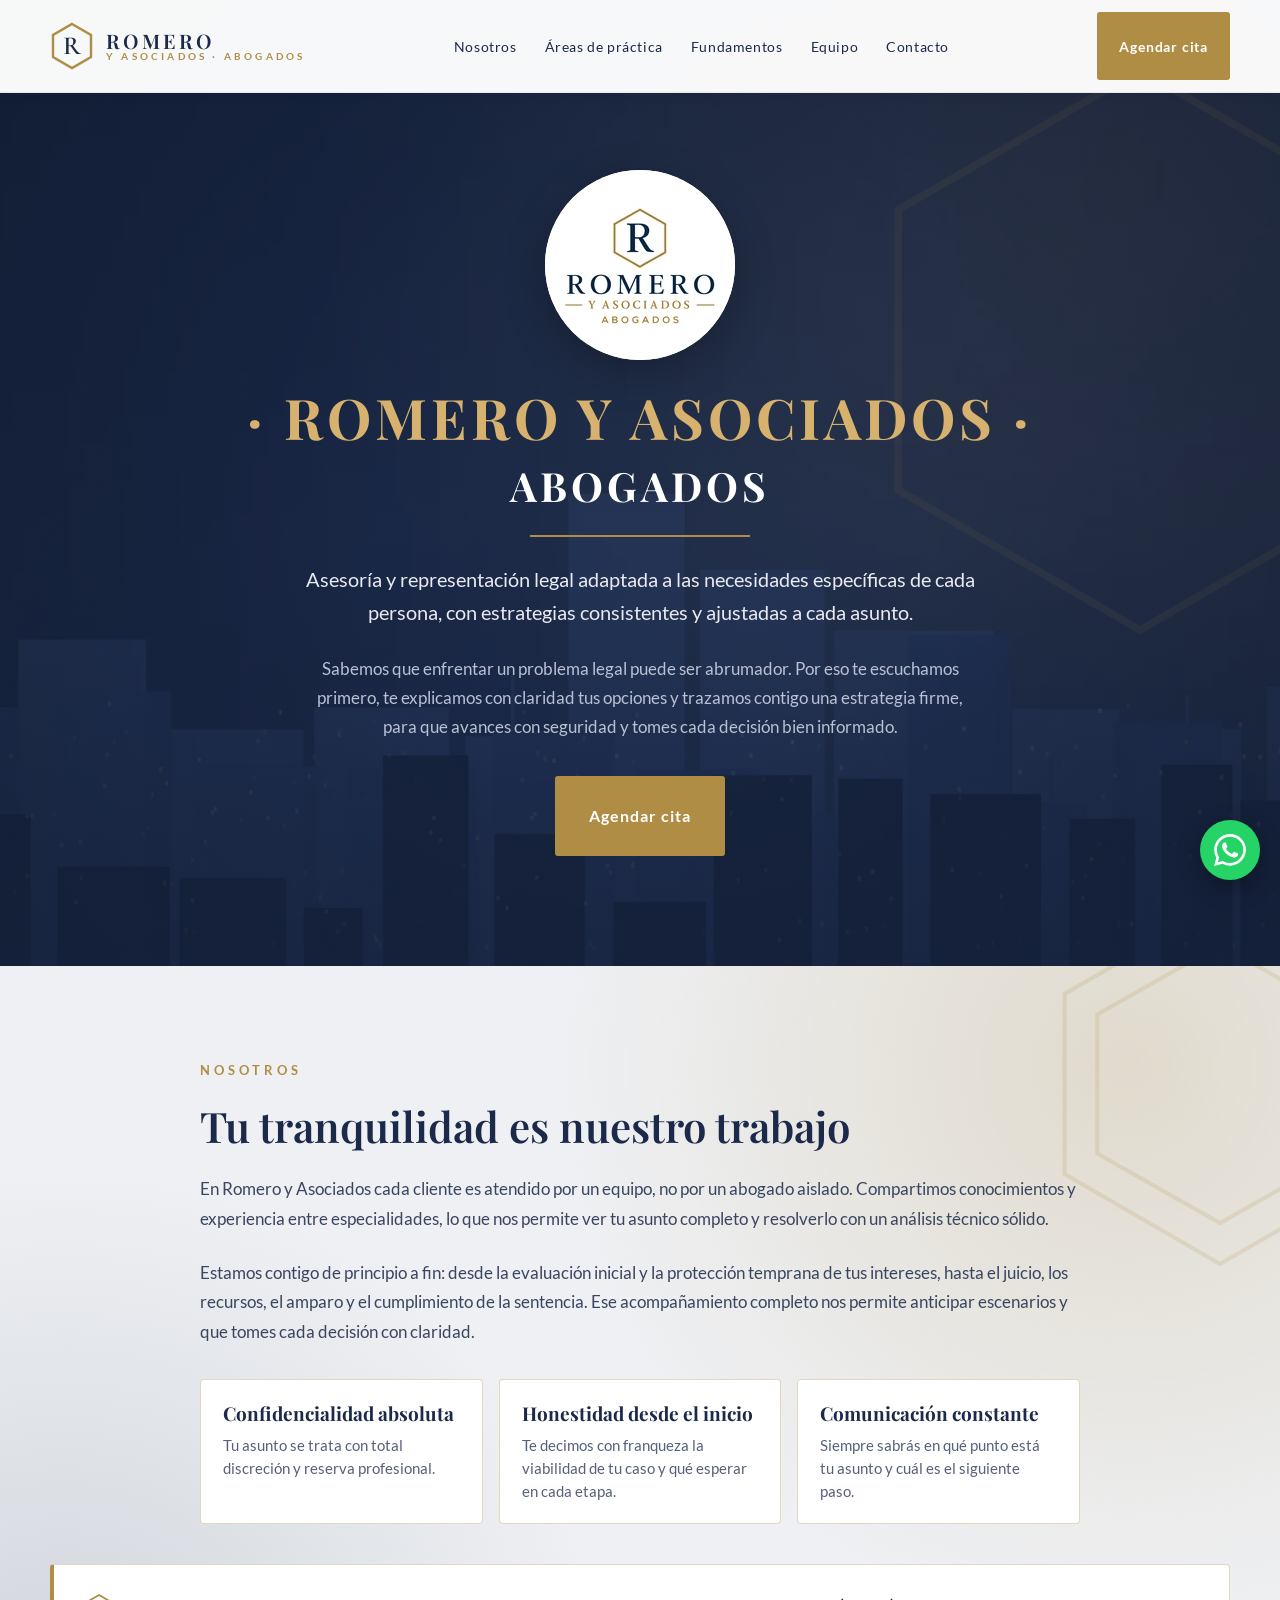
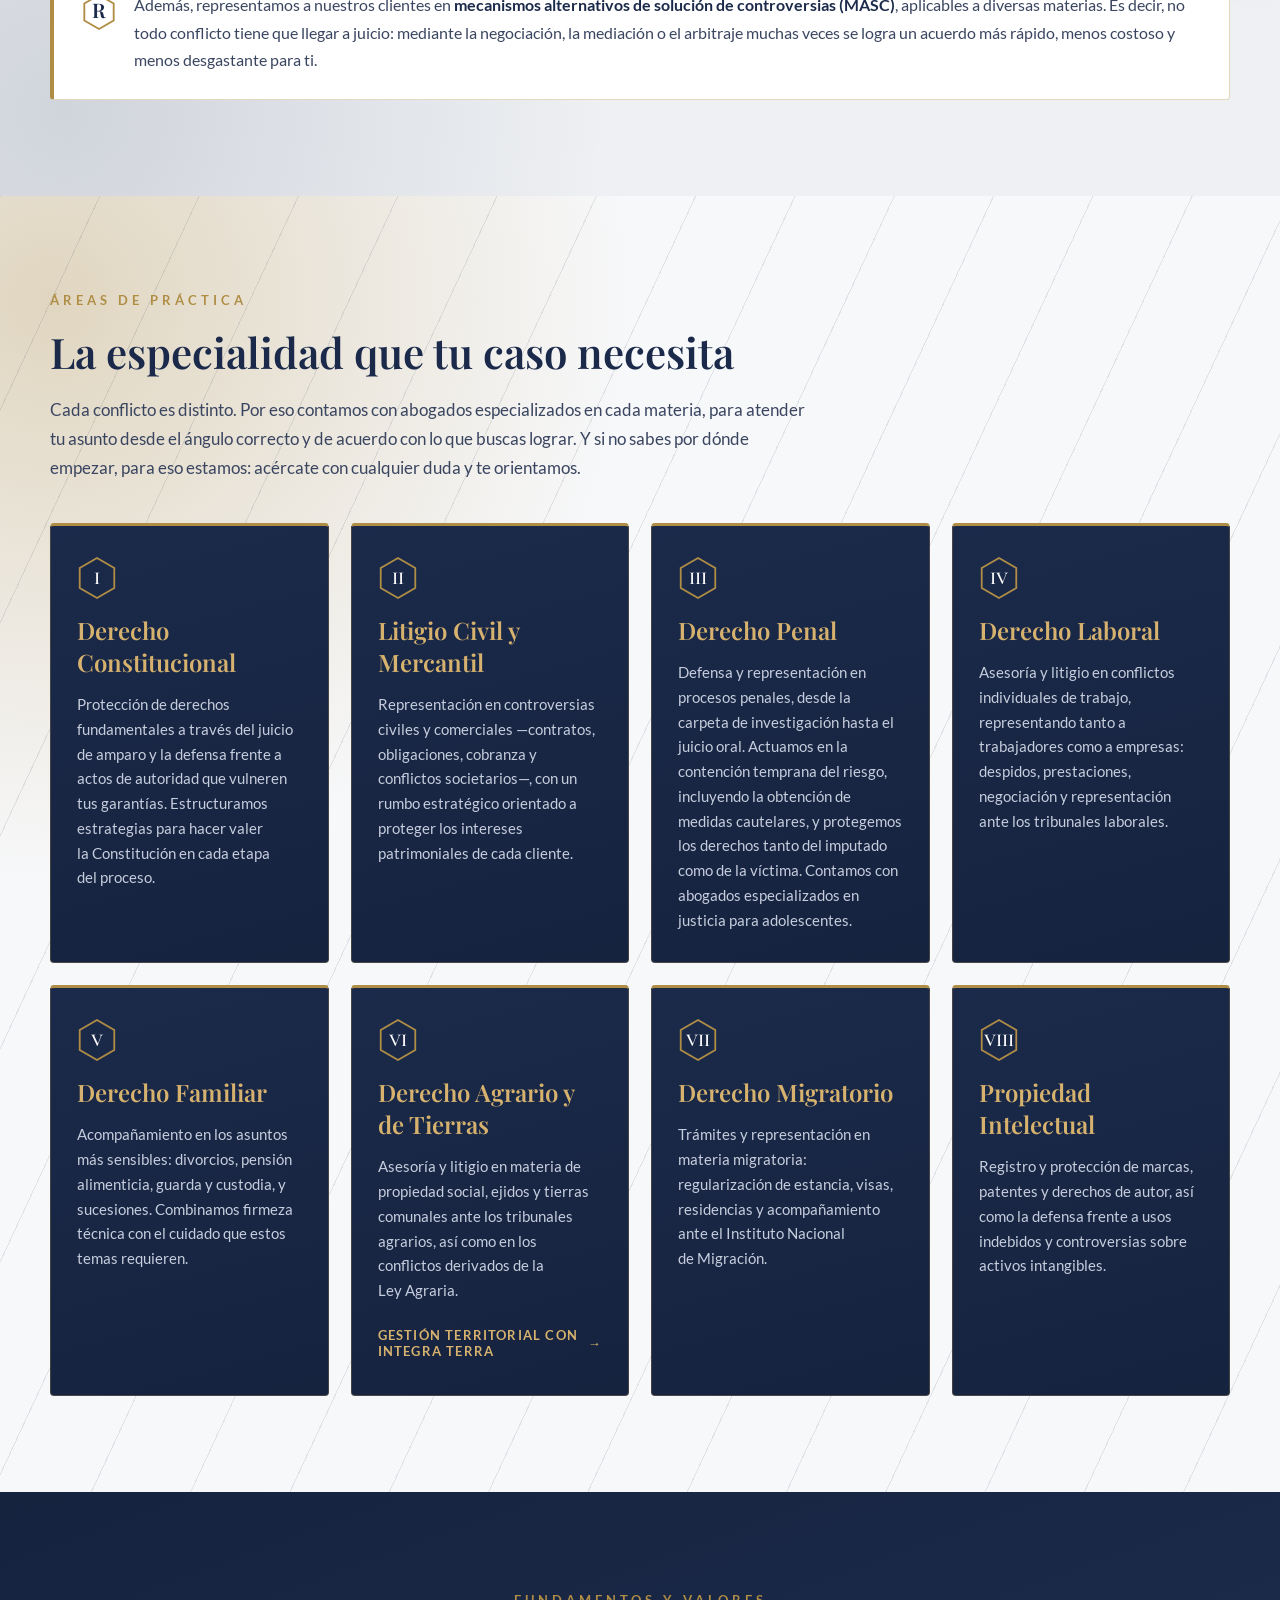
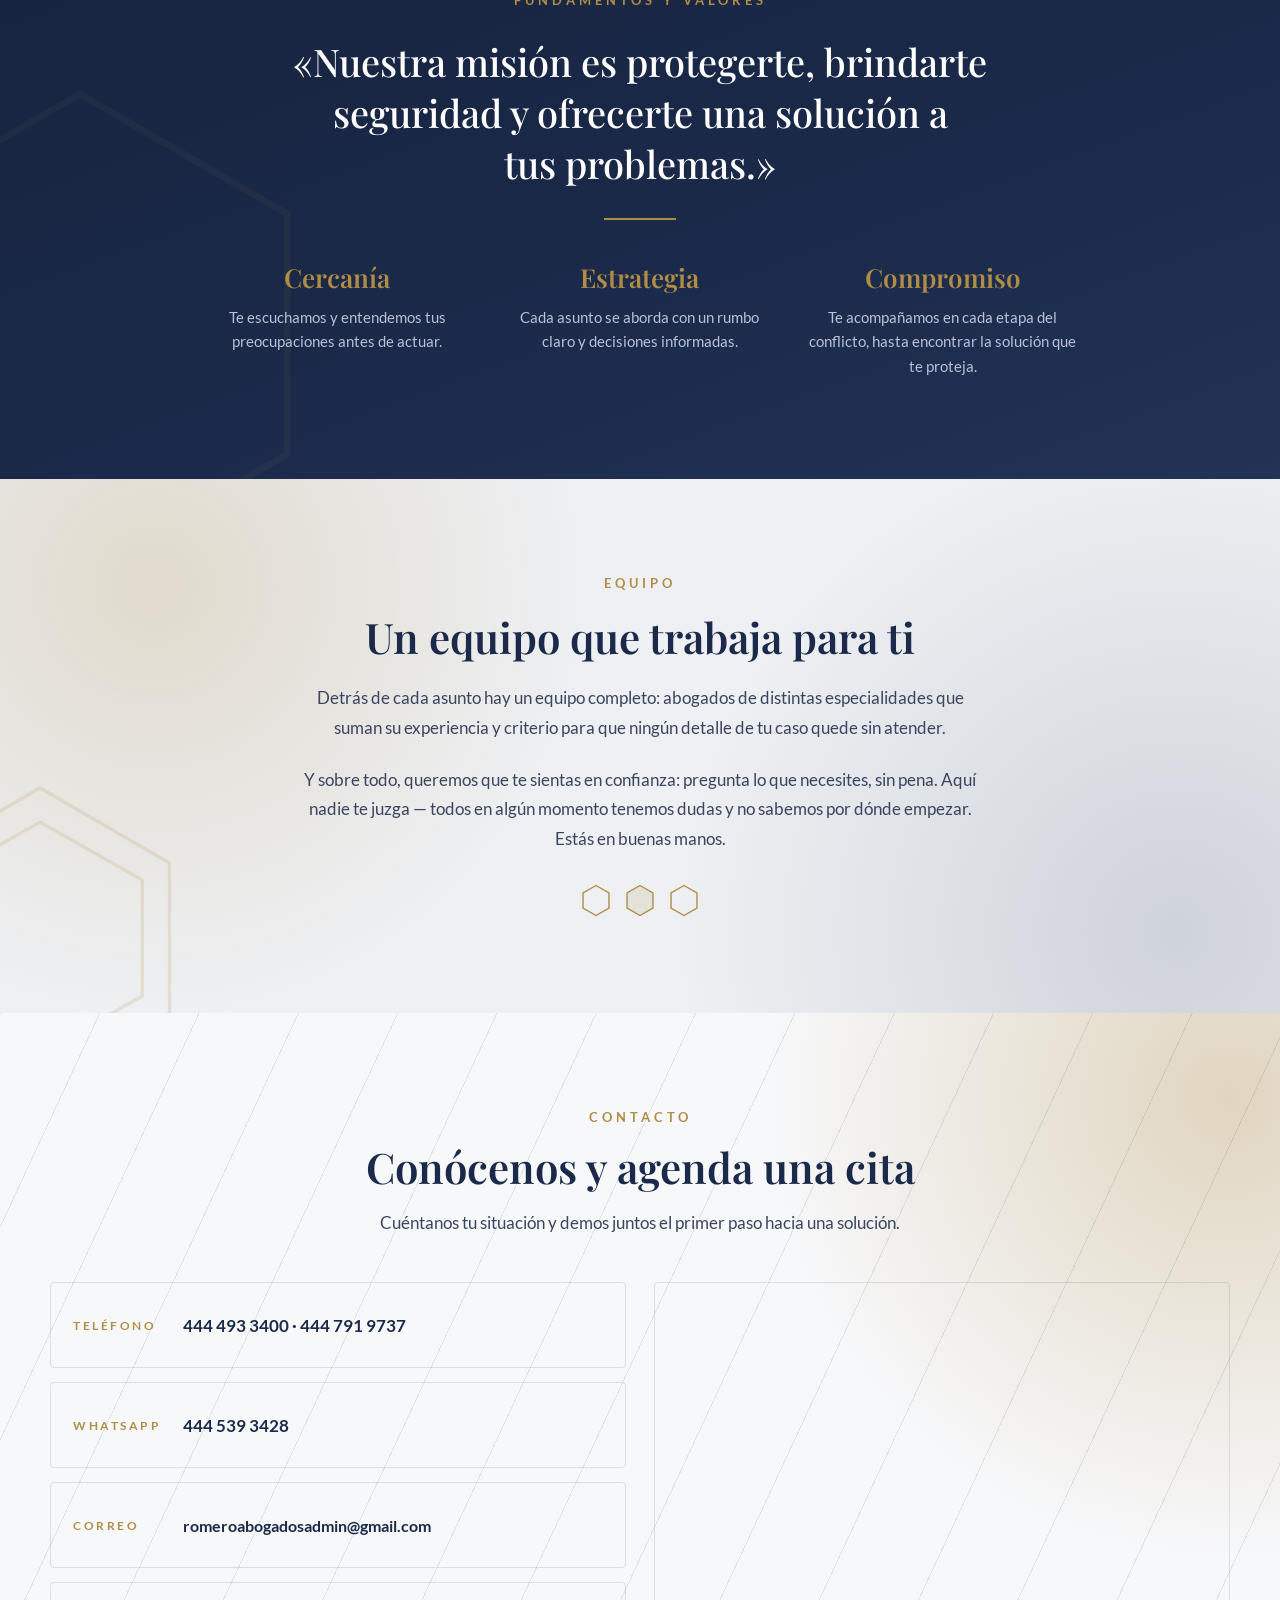
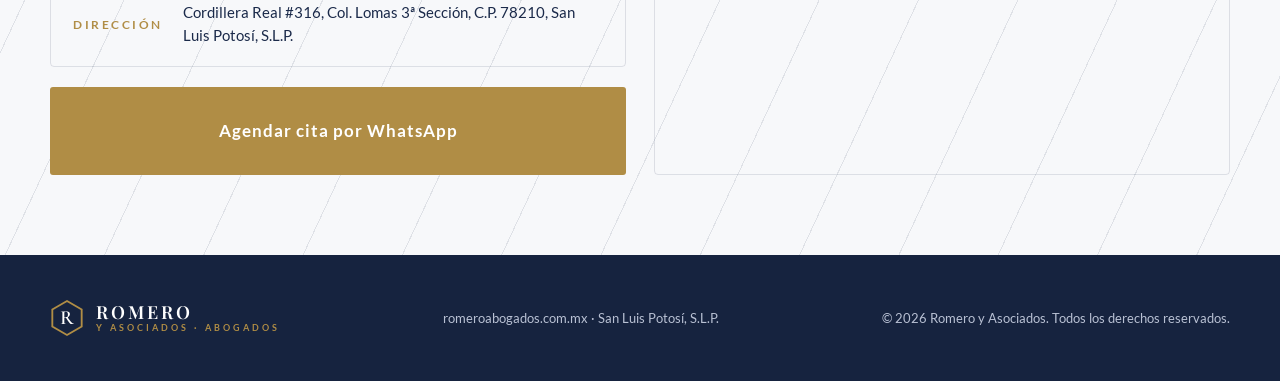
<file: index.html>
<!DOCTYPE html>
<html lang="es">
<head>
<meta charset="utf-8">
<meta name="viewport" content="width=device-width, initial-scale=1">
<meta name="robots" content="noindex, nofollow">
<title>Romero y Asociados · Abogados — San Luis Potosí</title>
<link rel="icon" href="favicon.ico" sizes="any">
<link rel="icon" type="image/png" sizes="192x192" href="icon-192.png">
<link rel="apple-touch-icon" href="apple-touch-icon.png">
<meta name="description" content="Asesoría y representación legal en San Luis Potosí. Penal, laboral, constitucional, civil y mercantil, familiar, agrario, migratorio y propiedad intelectual.">
<meta property="og:type" content="website">
<meta property="og:title" content="Romero y Asociados · Abogados">
<meta property="og:description" content="Asesoría y representación legal en San Luis Potosí. Agenda tu cita.">
<meta property="og:url" content="https://romeroabogados.com.mx/">
<meta property="og:image" content="https://romeroabogados.com.mx/og-logo.png">
<meta property="og:image:width" content="1200">
<meta property="og:image:height" content="630">
<meta name="twitter:card" content="summary_large_image">
<script>/* precarga de fuentes solo por http(s): con doble clic (file://) Chrome la bloquea por CORS */
if (location.protocol !== 'file:') ['playfair-display-latin', 'lato-400-latin'].forEach(function (f) {
  var l = document.createElement('link'); l.rel = 'preload'; l.as = 'font'; l.type = 'font/woff2';
  l.crossOrigin = ''; l.href = 'fonts/' + f + '.woff2'; document.head.appendChild(l); });</script>
<link rel="preload" href="img/hero-fondo.webp" as="image" type="image/webp" fetchpriority="high">
<style>
@font-face{font-family:'Lato';font-style:normal;font-weight:300;font-display:swap;src:url(fonts/lato-300-latin.woff2) format('woff2');unicode-range:U+0000-00FF, U+0131, U+0152-0153, U+02BB-02BC, U+02C6, U+02DA, U+02DC, U+0304, U+0308, U+0329, U+2000-206F, U+20AC, U+2122, U+2191, U+2193, U+2212, U+2215, U+FEFF, U+FFFD}
@font-face{font-family:'Lato';font-style:normal;font-weight:300;font-display:swap;src:url(fonts/lato-300-latin-ext.woff2) format('woff2');unicode-range:U+0100-02BA, U+02BD-02C5, U+02C7-02CC, U+02CE-02D7, U+02DD-02FF, U+0304, U+0308, U+0329, U+1D00-1DBF, U+1E00-1E9F, U+1EF2-1EFF, U+2020, U+20A0-20AB, U+20AD-20C4, U+2113, U+2C60-2C7F, U+A720-A7FF}
@font-face{font-family:'Lato';font-style:normal;font-weight:400;font-display:swap;src:url(fonts/lato-400-latin.woff2) format('woff2');unicode-range:U+0000-00FF, U+0131, U+0152-0153, U+02BB-02BC, U+02C6, U+02DA, U+02DC, U+0304, U+0308, U+0329, U+2000-206F, U+20AC, U+2122, U+2191, U+2193, U+2212, U+2215, U+FEFF, U+FFFD}
@font-face{font-family:'Lato';font-style:normal;font-weight:400;font-display:swap;src:url(fonts/lato-400-latin-ext.woff2) format('woff2');unicode-range:U+0100-02BA, U+02BD-02C5, U+02C7-02CC, U+02CE-02D7, U+02DD-02FF, U+0304, U+0308, U+0329, U+1D00-1DBF, U+1E00-1E9F, U+1EF2-1EFF, U+2020, U+20A0-20AB, U+20AD-20C4, U+2113, U+2C60-2C7F, U+A720-A7FF}
@font-face{font-family:'Lato';font-style:normal;font-weight:700;font-display:swap;src:url(fonts/lato-700-latin.woff2) format('woff2');unicode-range:U+0000-00FF, U+0131, U+0152-0153, U+02BB-02BC, U+02C6, U+02DA, U+02DC, U+0304, U+0308, U+0329, U+2000-206F, U+20AC, U+2122, U+2191, U+2193, U+2212, U+2215, U+FEFF, U+FFFD}
@font-face{font-family:'Lato';font-style:normal;font-weight:700;font-display:swap;src:url(fonts/lato-700-latin-ext.woff2) format('woff2');unicode-range:U+0100-02BA, U+02BD-02C5, U+02C7-02CC, U+02CE-02D7, U+02DD-02FF, U+0304, U+0308, U+0329, U+1D00-1DBF, U+1E00-1E9F, U+1EF2-1EFF, U+2020, U+20A0-20AB, U+20AD-20C4, U+2113, U+2C60-2C7F, U+A720-A7FF}
@font-face{font-family:'Playfair Display';font-style:normal;font-weight:500 700;font-display:swap;src:url(fonts/playfair-display-latin.woff2) format('woff2');unicode-range:U+0000-00FF, U+0131, U+0152-0153, U+02BB-02BC, U+02C6, U+02DA, U+02DC, U+0304, U+0308, U+0329, U+2000-206F, U+20AC, U+2122, U+2191, U+2193, U+2212, U+2215, U+FEFF, U+FFFD}
@font-face{font-family:'Playfair Display';font-style:normal;font-weight:500 700;font-display:swap;src:url(fonts/playfair-display-latin-ext.woff2) format('woff2');unicode-range:U+0100-02BA, U+02BD-02C5, U+02C7-02CC, U+02CE-02D7, U+02DD-02FF, U+0304, U+0308, U+0329, U+1D00-1DBF, U+1E00-1E9F, U+1EF2-1EFF, U+2020, U+20A0-20AB, U+20AD-20C4, U+2113, U+2C60-2C7F, U+A720-A7FF}
@font-face{font-family:'Cormorant Garamond';font-style:normal;font-weight:400 700;font-display:swap;src:url(fonts/cormorant-garamond-latin.woff2) format('woff2');unicode-range:U+0000-00FF, U+0131, U+0152-0153, U+02BB-02BC, U+02C6, U+02DA, U+02DC, U+0304, U+0308, U+0329, U+2000-206F, U+20AC, U+2122, U+2191, U+2193, U+2212, U+2215, U+FEFF, U+FFFD}
@font-face{font-family:'Cormorant Garamond';font-style:normal;font-weight:400 700;font-display:swap;src:url(fonts/cormorant-garamond-latin-ext.woff2) format('woff2');unicode-range:U+0100-02BA, U+02BD-02C5, U+02C7-02CC, U+02CE-02D7, U+02DD-02FF, U+0304, U+0308, U+0329, U+1D00-1DBF, U+1E00-1E9F, U+1EF2-1EFF, U+2020, U+20A0-20AB, U+20AD-20C4, U+2113, U+2C60-2C7F, U+A720-A7FF}
@font-face{font-family:'Cormorant Garamond';font-style:italic;font-weight:400;font-display:swap;src:url(fonts/cormorant-garamond-italic-latin.woff2) format('woff2');unicode-range:U+0000-00FF, U+0131, U+0152-0153, U+02BB-02BC, U+02C6, U+02DA, U+02DC, U+0304, U+0308, U+0329, U+2000-206F, U+20AC, U+2122, U+2191, U+2193, U+2212, U+2215, U+FEFF, U+FFFD}
@font-face{font-family:'Cormorant Garamond';font-style:italic;font-weight:400;font-display:swap;src:url(fonts/cormorant-garamond-italic-latin-ext.woff2) format('woff2');unicode-range:U+0100-02BA, U+02BD-02C5, U+02C7-02CC, U+02CE-02D7, U+02DD-02FF, U+0304, U+0308, U+0329, U+1D00-1DBF, U+1E00-1E9F, U+1EF2-1EFF, U+2020, U+20A0-20AB, U+20AD-20C4, U+2113, U+2C60-2C7F, U+A720-A7FF}
html, body { height: 100%; margin: 0px; }
#dc-root, #dc-root > .sc-host { height: 100%; }
html { scroll-behavior: smooth; scroll-padding-top: 84px; }
body { margin: 0px; font-family: Lato, sans-serif; color: rgb(27, 42, 74); background: rgb(255, 255, 255); -webkit-font-smoothing: antialiased; }
a { color: rgb(176, 141, 69); text-decoration: none; }
a:hover { color: rgb(143, 111, 48); }
@media (max-width: 860px) {
  .nav-links { display: none !important; }
}
@media (max-width: 700px) {
  .contact-grid { grid-template-columns: 1fr !important; }
}
.scp0:hover { color: rgb(176, 141, 69) !important; }
.scp1:hover { background: rgb(154, 121, 56) !important; color: rgb(255, 255, 255) !important; }
.scp2:hover { background: rgb(198, 158, 82) !important; color: rgb(255, 255, 255) !important; }
.scp3:hover { box-shadow: rgba(27, 42, 74, 0.35) 0px 12px 32px !important; transform: translateY(-3px) !important; }
.scp4:hover { color: rgb(255, 255, 255) !important; }
.scp5:hover { border-color: rgb(176, 141, 69) !important; box-shadow: rgba(27, 42, 74, 0.08) 0px 6px 20px !important; color: rgb(27, 42, 74) !important; }
.scp6:hover { background: rgb(30, 190, 90) !important; }
</style>
</head>
<body>
<div id="dc-root"><div class="sc-host" data-sc-name="index.bundle"><nav style="position: fixed; top: 0px; left: 0px; right: 0px; z-index: 100; background: rgba(255, 255, 255, 0.97); border-bottom: 1px solid rgba(27, 42, 74, 0.08); box-shadow: rgba(27, 42, 74, 0.06) 0px 1px 12px;">
  <div style="max-width: 1180px; margin: 0px auto; padding: 12px 20px; display: flex; align-items: center; justify-content: space-between; gap: 16px;">
    <a href="#inicio" aria-label="Romero y Asociados Abogados — Inicio" style="display: flex; align-items: center; gap: 12px; color: rgb(27, 42, 74);">
      <svg width="44" height="48" viewBox="0 0 44 48" aria-hidden="true"><polygon points="22,2 41,13 41,35 22,46 3,35 3,13" fill="none" stroke="#B08D45" stroke-width="2.4"></polygon><text x="22" y="32" text-anchor="middle" font-family="Cormorant Garamond, serif" font-weight="600" font-size="26" fill="#1B2A4A">R</text></svg>
      <span style="display: flex; flex-direction: column; line-height: 1.1;">
        <span style="font-family: &quot;Playfair Display&quot;, serif; font-weight: 600; font-size: 20px; letter-spacing: 3px;">ROMERO</span>
        <span style="font-size: 9.5px; letter-spacing: 3.2px; color: rgb(176, 141, 69); font-weight: 700;">Y ASOCIADOS · ABOGADOS</span>
      </span>
    </a>
    <div class="nav-links" style="display: flex; align-items: center; gap: 28px; font-size: 14px; letter-spacing: 0.6px;">
      <a href="#nosotros" class="scp0" style="color: rgb(27, 42, 74);">Nosotros</a>
      <a href="#areas" class="scp0" style="color: rgb(27, 42, 74);">Áreas de práctica</a>
      <a href="#valores" class="scp0" style="color: rgb(27, 42, 74);">Fundamentos</a>
      <a href="#equipo" class="scp0" style="color: rgb(27, 42, 74);">Equipo</a>
      <a href="#contacto" class="scp0" style="color: rgb(27, 42, 74);">Contacto</a>
    </div>
    <a href="https://wa.me/524445393428?text=Hola%2C%20me%20gustar%C3%ADa%20agendar%20una%20cita." target="_blank" rel="noopener" class="scp1" style="background: rgb(176, 141, 69); color: rgb(255, 255, 255); padding: 12px 22px; border-radius: 3px; font-weight: 700; font-size: 14px; letter-spacing: 0.8px; white-space: nowrap; min-height: 44px; display: inline-flex; align-items: center;">Agendar cita</a>
  </div></nav><header id="inicio" data-screen-label="Hero" style="position: relative; background: rgb(22, 35, 63); color: rgb(255, 255, 255); padding: 170px 24px 110px; overflow: hidden;">
  <div style="position: absolute; inset: 0px;">
    <img src="img/hero-fondo.webp" width="1920" height="1080" fetchpriority="high" decoding="async" alt="" aria-hidden="true" style="width: 100%; height: 100%; object-fit: cover; display: block;">
  </div>
  <div style="position: absolute; inset: 0px; background: linear-gradient(rgba(22, 35, 63, 0.55) 0%, rgba(27, 42, 74, 0.35) 55%, rgba(22, 35, 63, 0.7) 100%); pointer-events: none;"></div>
  <svg width="560" height="620" viewBox="0 0 44 48" aria-hidden="true" style="position: absolute; right: -140px; top: 40px; opacity: 0.07; pointer-events: none;"><polygon points="22,2 41,13 41,35 22,46 3,35 3,13" fill="none" stroke="#B08D45" stroke-width="0.6"></polygon></svg>
  <div style="max-width: 880px; margin: 0px auto; position: relative; text-align: center; display: flex; flex-direction: column; align-items: center; gap: 26px;">
    <img src="img/logo-romero-380.webp" srcset="img/logo-romero-190.webp 1x, img/logo-romero-380.webp 2x, img/logo-romero-570.webp 3x" fetchpriority="high" alt="Logo de Romero y Asociados Abogados: hexágono dorado con la letra R" width="190" height="190" style="width: 190px; height: 190px; object-fit: contain; background: rgb(255, 255, 255); border-radius: 50%; box-shadow: rgba(0, 0, 0, 0.25) 0px 12px 40px;">
    <h1 style="margin: 0px; font-family: &quot;Playfair Display&quot;, serif; font-weight: 700; font-size: clamp(30px, 4.8vw, 56px); line-height: 1.1; letter-spacing: 4px; color: rgb(214, 178, 110);">· ROMERO Y ASOCIADOS · <span style="color: rgb(255, 255, 255); font-size: 0.72em;">ABOGADOS</span></h1>
    <div style="width: 220px; max-width: 60%; height: 2px; background: rgb(176, 141, 69);"></div>
    <p style="margin: 0px; font-size: clamp(17px, 2.2vw, 20px); line-height: 1.65; color: rgb(232, 234, 240); max-width: 720px; text-wrap: pretty;">Asesoría y representación legal adaptada a las necesidades específicas de cada persona, con estrategias consistentes y ajustadas a cada asunto.</p>
    <p style="margin: 0px; font-size: clamp(15px, 2vw, 17px); line-height: 1.7; color: rgb(185, 193, 212); max-width: 680px; text-wrap: pretty;">Sabemos que enfrentar un problema legal puede ser abrumador. Por eso te escuchamos primero, te explicamos con claridad tus opciones y trazamos contigo una estrategia firme, para que avances con seguridad y tomes cada decisión bien informado.</p>
    <div style="display: flex; gap: 16px; flex-wrap: wrap; justify-content: center; margin-top: 8px;">
      <a href="https://wa.me/524445393428?text=Hola%2C%20me%20gustar%C3%ADa%20agendar%20una%20cita." target="_blank" rel="noopener" class="scp2" style="background: rgb(176, 141, 69); color: rgb(255, 255, 255); padding: 16px 34px; border-radius: 3px; font-weight: 700; font-size: 16px; letter-spacing: 1px; min-height: 48px; display: inline-flex; align-items: center;">Agendar cita</a>
    </div>
  </div></header><section id="nosotros" data-screen-label="Nosotros" style="background: rgb(238, 240, 243); padding: 96px 24px; position: relative; overflow: hidden;">
  <div aria-hidden="true" style="position: absolute; inset: 0px; pointer-events: none; background: radial-gradient(circle at 88% 12%, rgba(176, 141, 69, 0.22) 0%, rgba(176, 141, 69, 0) 42%), radial-gradient(circle at 5% 90%, rgba(27, 42, 74, 0.14) 0%, rgba(27, 42, 74, 0) 38%);"></div>
  <svg aria-hidden="true" width="360" height="396" viewBox="0 0 44 48" style="position: absolute; right: -120px; top: -80px; opacity: 0.16; pointer-events: none;"><polygon points="22,2 41,13 41,35 22,46 3,35 3,13" fill="none" stroke="#B08D45" stroke-width="0.5"></polygon><polygon points="22,7 37,15.5 37,32.5 22,41 7,32.5 7,15.5" fill="none" stroke="#B08D45" stroke-width="0.5"></polygon></svg>
  <div style="max-width: 880px; margin: 0px auto; display: flex; flex-direction: column; gap: 24px; position: relative;">
    <span style="font-size: 13px; letter-spacing: 4px; color: rgb(176, 141, 69); font-weight: 700;">NOSOTROS</span>
    <h2 style="font-family: &quot;Playfair Display&quot;, serif; font-weight: 600; font-size: clamp(30px, 4.5vw, 42px); margin: 0px; line-height: 1.15;">Tu tranquilidad es nuestro trabajo</h2>
    <p style="margin: 0px; font-size: 17px; line-height: 1.75; color: rgb(58, 69, 96); text-wrap: pretty;">En Romero y Asociados cada cliente es atendido por un equipo, no por un abogado aislado. Compartimos conocimientos y experiencia entre especialidades, lo que nos permite ver tu asunto completo y resolverlo con un análisis técnico sólido.</p>
    <p style="margin: 0px; font-size: 17px; line-height: 1.75; color: rgb(58, 69, 96); text-wrap: pretty;">Estamos contigo de principio a fin: desde la evaluación inicial y la protección temprana de tus intereses, hasta el juicio, los recursos, el amparo y el cumplimiento de la sentencia. Ese acompañamiento completo nos permite anticipar escenarios y que tomes cada decisión con claridad.</p>
    <div style="display: grid; grid-template-columns: repeat(auto-fit, minmax(220px, 1fr)); gap: 16px; margin-top: 8px;">
      <div style="background: rgb(255, 255, 255); border: 1px solid rgba(176, 141, 69, 0.35); border-radius: 4px; padding: 20px 22px; display: flex; flex-direction: column; gap: 8px;">
        <strong style="font-family: &quot;Playfair Display&quot;, serif; font-size: 19px; color: rgb(27, 42, 74);">Confidencialidad absoluta</strong>
        <span style="font-size: 14.5px; line-height: 1.6; color: rgb(85, 96, 122);">Tu asunto se trata con total discreción y reserva profesional.</span>
      </div>
      <div style="background: rgb(255, 255, 255); border: 1px solid rgba(176, 141, 69, 0.35); border-radius: 4px; padding: 20px 22px; display: flex; flex-direction: column; gap: 8px;">
        <strong style="font-family: &quot;Playfair Display&quot;, serif; font-size: 19px; color: rgb(27, 42, 74);">Honestidad desde el inicio</strong>
        <span style="font-size: 14.5px; line-height: 1.6; color: rgb(85, 96, 122);">Te decimos con franqueza la viabilidad de tu caso y qué esperar en cada etapa.</span>
      </div>
      <div style="background: rgb(255, 255, 255); border: 1px solid rgba(176, 141, 69, 0.35); border-radius: 4px; padding: 20px 22px; display: flex; flex-direction: column; gap: 8px;">
        <strong style="font-family: &quot;Playfair Display&quot;, serif; font-size: 19px; color: rgb(27, 42, 74);">Comunicación constante</strong>
        <span style="font-size: 14.5px; line-height: 1.6; color: rgb(85, 96, 122);">Siempre sabrás en qué punto está tu asunto y cuál es el siguiente paso.</span>
      </div>
    </div>
  </div>
  <div style="max-width: 1180px; margin: 40px auto 0px; position: relative;">
    <div style="display: flex; gap: 18px; align-items: flex-start; background: rgb(255, 255, 255); border-width: 1px 1px 1px 4px; border-style: solid; border-color: rgba(176, 141, 69, 0.35) rgba(176, 141, 69, 0.35) rgba(176, 141, 69, 0.35) rgb(176, 141, 69); border-image: none; border-radius: 4px; padding: 26px 28px;">
      <svg width="34" height="38" viewBox="0 0 44 48" aria-hidden="true" style="flex-shrink: 0; margin-top: 2px;"><polygon points="22,2 41,13 41,35 22,46 3,35 3,13" fill="none" stroke="#B08D45" stroke-width="2.4"></polygon><text x="22" y="32" text-anchor="middle" font-family="Playfair Display, serif" font-weight="600" font-size="26" fill="#1B2A4A">R</text></svg>
      <p style="margin: 0px; font-size: 16px; line-height: 1.7; color: rgb(58, 69, 96); text-wrap: pretty;">Además, representamos a nuestros clientes en <strong style="color: rgb(27, 42, 74);">mecanismos alternativos de solución de controversias (MASC)</strong>, aplicables a diversas materias. Es decir, no todo conflicto tiene que llegar a juicio: mediante la negociación, la mediación o el arbitraje muchas veces se logra un acuerdo más rápido, menos costoso y menos desgastante para ti.</p>
    </div>
  </div></section><section id="areas" data-screen-label="Áreas de práctica" style="background: rgb(247, 248, 250); padding: 96px 24px; position: relative; overflow: hidden;">
  <div aria-hidden="true" style="position: absolute; inset: 0px; pointer-events: none; background: repeating-linear-gradient(115deg, rgba(27, 42, 74, 0.11) 0px, rgba(27, 42, 74, 0.11) 1px, transparent 1px, transparent 90px), radial-gradient(circle at 4% 8%, rgba(176, 141, 69, 0.32) 0%, rgba(176, 141, 69, 0) 34%);"></div>
  <div style="max-width: 1180px; margin: 0px auto; display: flex; flex-direction: column; gap: 40px; position: relative;">
    <div style="max-width: 760px; display: flex; flex-direction: column; gap: 20px;">
      <span style="font-size: 13px; letter-spacing: 4px; color: rgb(176, 141, 69); font-weight: 700;">ÁREAS DE PRÁCTICA</span>
      <h2 style="font-family: &quot;Playfair Display&quot;, serif; font-weight: 600; font-size: clamp(30px, 4.5vw, 42px); margin: 0px; line-height: 1.15;">La especialidad que tu caso necesita</h2>
      <p style="margin: 0px; font-size: 17px; line-height: 1.7; color: rgb(58, 69, 96); text-wrap: pretty;">Cada conflicto es distinto. Por eso contamos con abogados especializados en cada materia, para atender tu asunto desde el ángulo correcto y de acuerdo con lo que buscas lograr. Y si no sabes por dónde empezar, para eso estamos: acércate con cualquier duda y te orientamos.</p>
    </div>
    <div style="display: grid; grid-template-columns: repeat(auto-fit, minmax(270px, 1fr)); gap: 22px;">
      <article class="scp3" style="border-width: 3px 1px 1px; border-style: solid; border-color: rgb(176, 141, 69) rgba(176, 141, 69, 0.3) rgba(176, 141, 69, 0.3); border-image: none; border-radius: 4px; padding: 30px 26px; display: flex; flex-direction: column; gap: 14px; background: linear-gradient(165deg, rgb(27, 42, 74) 0%, rgb(22, 35, 63) 100%); color: rgb(255, 255, 255);">
        <svg width="40" height="44" viewBox="0 0 44 48" aria-hidden="true"><polygon points="22,2 41,13 41,35 22,46 3,35 3,13" fill="none" stroke="#B08D45" stroke-width="2"></polygon><text x="22" y="31" text-anchor="middle" font-family="Cormorant Garamond, serif" font-weight="600" font-size="20" fill="#FFFFFF">I</text></svg>
        <h3 style="font-family: &quot;Playfair Display&quot;, serif; font-weight: 600; font-size: 24px; margin: 0px; color: rgb(214, 178, 110);">Derecho Constitucional</h3>
        <p style="margin: 0px; font-size: 15px; line-height: 1.65; color: rgb(198, 205, 221); text-wrap: pretty;">Protección de derechos fundamentales a través del juicio de amparo y la defensa frente a actos de autoridad que vulneren tus garantías. Estructuramos estrategias para hacer valer la Constitución en cada etapa del proceso.</p>
      </article>
      <article class="scp3" style="border-width: 3px 1px 1px; border-style: solid; border-color: rgb(176, 141, 69) rgba(176, 141, 69, 0.3) rgba(176, 141, 69, 0.3); border-image: none; border-radius: 4px; padding: 30px 26px; display: flex; flex-direction: column; gap: 14px; background: linear-gradient(165deg, rgb(27, 42, 74) 0%, rgb(22, 35, 63) 100%); color: rgb(255, 255, 255);">
        <svg width="40" height="44" viewBox="0 0 44 48" aria-hidden="true"><polygon points="22,2 41,13 41,35 22,46 3,35 3,13" fill="none" stroke="#B08D45" stroke-width="2"></polygon><text x="22" y="31" text-anchor="middle" font-family="Cormorant Garamond, serif" font-weight="600" font-size="20" fill="#FFFFFF">II</text></svg>
        <h3 style="font-family: &quot;Playfair Display&quot;, serif; font-weight: 600; font-size: 24px; margin: 0px; color: rgb(214, 178, 110);">Litigio Civil y Mercantil</h3>
        <p style="margin: 0px; font-size: 15px; line-height: 1.65; color: rgb(198, 205, 221); text-wrap: pretty;">Representación en controversias civiles y comerciales —contratos, obligaciones, cobranza y conflictos societarios—, con un rumbo estratégico orientado a proteger los intereses patrimoniales de cada cliente.</p>
      </article>
      <article class="scp3" style="border-width: 3px 1px 1px; border-style: solid; border-color: rgb(176, 141, 69) rgba(176, 141, 69, 0.3) rgba(176, 141, 69, 0.3); border-image: none; border-radius: 4px; padding: 30px 26px; display: flex; flex-direction: column; gap: 14px; background: linear-gradient(165deg, rgb(27, 42, 74) 0%, rgb(22, 35, 63) 100%); color: rgb(255, 255, 255);">
        <svg width="40" height="44" viewBox="0 0 44 48" aria-hidden="true"><polygon points="22,2 41,13 41,35 22,46 3,35 3,13" fill="none" stroke="#B08D45" stroke-width="2"></polygon><text x="22" y="31" text-anchor="middle" font-family="Cormorant Garamond, serif" font-weight="600" font-size="20" fill="#FFFFFF">III</text></svg>
        <h3 style="font-family: &quot;Playfair Display&quot;, serif; font-weight: 600; font-size: 24px; margin: 0px; color: rgb(214, 178, 110);">Derecho Penal</h3>
        <p style="margin: 0px; font-size: 15px; line-height: 1.65; color: rgb(198, 205, 221); text-wrap: pretty;">Defensa y representación en procesos penales, desde la carpeta de investigación hasta el juicio oral. Actuamos en la contención temprana del riesgo, incluyendo la obtención de medidas cautelares, y protegemos los derechos tanto del imputado como de la víctima. Contamos con abogados especializados en justicia para adolescentes.</p>
      </article>
      <article class="scp3" style="border-width: 3px 1px 1px; border-style: solid; border-color: rgb(176, 141, 69) rgba(176, 141, 69, 0.3) rgba(176, 141, 69, 0.3); border-image: none; border-radius: 4px; padding: 30px 26px; display: flex; flex-direction: column; gap: 14px; background: linear-gradient(165deg, rgb(27, 42, 74) 0%, rgb(22, 35, 63) 100%); color: rgb(255, 255, 255);">
        <svg width="40" height="44" viewBox="0 0 44 48" aria-hidden="true"><polygon points="22,2 41,13 41,35 22,46 3,35 3,13" fill="none" stroke="#B08D45" stroke-width="2"></polygon><text x="22" y="31" text-anchor="middle" font-family="Cormorant Garamond, serif" font-weight="600" font-size="20" fill="#FFFFFF">IV</text></svg>
        <h3 style="font-family: &quot;Playfair Display&quot;, serif; font-weight: 600; font-size: 24px; margin: 0px; color: rgb(214, 178, 110);">Derecho Laboral</h3>
        <p style="margin: 0px; font-size: 15px; line-height: 1.65; color: rgb(198, 205, 221); text-wrap: pretty;">Asesoría y litigio en conflictos individuales de trabajo, representando tanto a trabajadores como a empresas: despidos, prestaciones, negociación y representación ante los tribunales laborales.</p>
      </article>
      <article class="scp3" style="border-width: 3px 1px 1px; border-style: solid; border-color: rgb(176, 141, 69) rgba(176, 141, 69, 0.3) rgba(176, 141, 69, 0.3); border-image: none; border-radius: 4px; padding: 30px 26px; display: flex; flex-direction: column; gap: 14px; background: linear-gradient(165deg, rgb(27, 42, 74) 0%, rgb(22, 35, 63) 100%); color: rgb(255, 255, 255);">
        <svg width="40" height="44" viewBox="0 0 44 48" aria-hidden="true"><polygon points="22,2 41,13 41,35 22,46 3,35 3,13" fill="none" stroke="#B08D45" stroke-width="2"></polygon><text x="22" y="31" text-anchor="middle" font-family="Cormorant Garamond, serif" font-weight="600" font-size="20" fill="#FFFFFF">V</text></svg>
        <h3 style="font-family: &quot;Playfair Display&quot;, serif; font-weight: 600; font-size: 24px; margin: 0px; color: rgb(214, 178, 110);">Derecho Familiar</h3>
        <p style="margin: 0px; font-size: 15px; line-height: 1.65; color: rgb(198, 205, 221); text-wrap: pretty;">Acompañamiento en los asuntos más sensibles: divorcios, pensión alimenticia, guarda y custodia, y sucesiones. Combinamos firmeza técnica con el cuidado que estos temas requieren.</p>
      </article>
      <article class="scp3" style="border-width: 3px 1px 1px; border-style: solid; border-color: rgb(176, 141, 69) rgba(176, 141, 69, 0.3) rgba(176, 141, 69, 0.3); border-image: none; border-radius: 4px; padding: 30px 26px; display: flex; flex-direction: column; gap: 14px; background: linear-gradient(165deg, rgb(27, 42, 74) 0%, rgb(22, 35, 63) 100%); color: rgb(255, 255, 255);">
        <svg width="40" height="44" viewBox="0 0 44 48" aria-hidden="true"><polygon points="22,2 41,13 41,35 22,46 3,35 3,13" fill="none" stroke="#B08D45" stroke-width="2"></polygon><text x="22" y="31" text-anchor="middle" font-family="Cormorant Garamond, serif" font-weight="600" font-size="20" fill="#FFFFFF">VI</text></svg>
        <h3 style="font-family: &quot;Playfair Display&quot;, serif; font-weight: 600; font-size: 24px; margin: 0px; color: rgb(214, 178, 110);">Derecho Agrario y de Tierras</h3>
        <p style="margin: 0px; font-size: 15px; line-height: 1.65; color: rgb(198, 205, 221); text-wrap: pretty;">Asesoría y litigio en materia de propiedad social, ejidos y tierras comunales ante los tribunales agrarios, así como en los conflictos derivados de la Ley Agraria.</p>
        <a href="alianza-integraterra.html?servicio=tierra" target="_blank" rel="noopener" class="scp4" style="margin-top: auto; padding-top: 4px; display: inline-flex; align-items: center; gap: 8px; min-height: 44px; font-size: 13px; font-weight: 700; letter-spacing: 1.2px; text-transform: uppercase; color: rgb(214, 178, 110);">Gestión territorial con Integra Terra <span aria-hidden="true">→</span></a>
      </article>
      <article class="scp3" style="border-width: 3px 1px 1px; border-style: solid; border-color: rgb(176, 141, 69) rgba(176, 141, 69, 0.3) rgba(176, 141, 69, 0.3); border-image: none; border-radius: 4px; padding: 30px 26px; display: flex; flex-direction: column; gap: 14px; background: linear-gradient(165deg, rgb(27, 42, 74) 0%, rgb(22, 35, 63) 100%); color: rgb(255, 255, 255);">
        <svg width="40" height="44" viewBox="0 0 44 48" aria-hidden="true"><polygon points="22,2 41,13 41,35 22,46 3,35 3,13" fill="none" stroke="#B08D45" stroke-width="2"></polygon><text x="22" y="31" text-anchor="middle" font-family="Cormorant Garamond, serif" font-weight="600" font-size="20" fill="#FFFFFF">VII</text></svg>
        <h3 style="font-family: &quot;Playfair Display&quot;, serif; font-weight: 600; font-size: 24px; margin: 0px; color: rgb(214, 178, 110);">Derecho Migratorio</h3>
        <p style="margin: 0px; font-size: 15px; line-height: 1.65; color: rgb(198, 205, 221); text-wrap: pretty;">Trámites y representación en materia migratoria: regularización de estancia, visas, residencias y acompañamiento ante el Instituto Nacional de Migración.</p>
      </article>
      <article class="scp3" style="border-width: 3px 1px 1px; border-style: solid; border-color: rgb(176, 141, 69) rgba(176, 141, 69, 0.3) rgba(176, 141, 69, 0.3); border-image: none; border-radius: 4px; padding: 30px 26px; display: flex; flex-direction: column; gap: 14px; background: linear-gradient(165deg, rgb(27, 42, 74) 0%, rgb(22, 35, 63) 100%); color: rgb(255, 255, 255);">
        <svg width="40" height="44" viewBox="0 0 44 48" aria-hidden="true"><polygon points="22,2 41,13 41,35 22,46 3,35 3,13" fill="none" stroke="#B08D45" stroke-width="2"></polygon><text x="22" y="31" text-anchor="middle" font-family="Cormorant Garamond, serif" font-weight="600" font-size="20" fill="#FFFFFF">VIII</text></svg>
        <h3 style="font-family: &quot;Playfair Display&quot;, serif; font-weight: 600; font-size: 24px; margin: 0px; color: rgb(214, 178, 110);">Propiedad Intelectual</h3>
        <p style="margin: 0px; font-size: 15px; line-height: 1.65; color: rgb(198, 205, 221); text-wrap: pretty;">Registro y protección de marcas, patentes y derechos de autor, así como la defensa frente a usos indebidos y controversias sobre activos intangibles.</p>
      </article>
    </div>
  </div></section><section id="valores" data-screen-label="Fundamentos y valores" style="background: linear-gradient(160deg, rgb(22, 35, 63) 0%, rgb(27, 42, 74) 60%, rgb(34, 51, 87) 100%); color: rgb(255, 255, 255); padding: 100px 24px; position: relative; overflow: hidden;">
  <svg width="480" height="530" viewBox="0 0 44 48" aria-hidden="true" style="position: absolute; left: -160px; bottom: -120px; opacity: 0.06;"><polygon points="22,2 41,13 41,35 22,46 3,35 3,13" fill="none" stroke="#B08D45" stroke-width="0.6"></polygon></svg>
  <div style="max-width: 880px; margin: 0px auto; position: relative; display: flex; flex-direction: column; align-items: center; text-align: center; gap: 28px;">
    <span style="font-size: 13px; letter-spacing: 4px; color: rgb(176, 141, 69); font-weight: 700;">FUNDAMENTOS Y VALORES</span>
    <p style="font-family: &quot;Playfair Display&quot;, serif; font-weight: 500; font-size: clamp(26px, 4vw, 38px); line-height: 1.35; margin: 0px; max-width: 740px; text-wrap: pretty;">«Nuestra misión es protegerte, brindarte seguridad y ofrecerte una solución a tus problemas.»</p>
    <div style="width: 72px; height: 2px; background: rgb(176, 141, 69);"></div>
    <div style="display: grid; grid-template-columns: repeat(auto-fit, minmax(200px, 1fr)); gap: 28px; width: 100%; margin-top: 12px;">
      <div style="display: flex; flex-direction: column; align-items: center; gap: 10px;">
        <h3 style="font-family: &quot;Playfair Display&quot;, serif; font-weight: 600; font-size: 26px; margin: 0px; color: rgb(176, 141, 69);">Cercanía</h3>
        <p style="margin: 0px; font-size: 15px; line-height: 1.65; color: rgb(185, 193, 212); text-wrap: pretty;">Te escuchamos y entendemos tus preocupaciones antes de actuar.</p>
      </div>
      <div style="display: flex; flex-direction: column; align-items: center; gap: 10px;">
        <h3 style="font-family: &quot;Playfair Display&quot;, serif; font-weight: 600; font-size: 26px; margin: 0px; color: rgb(176, 141, 69);">Estrategia</h3>
        <p style="margin: 0px; font-size: 15px; line-height: 1.65; color: rgb(185, 193, 212); text-wrap: pretty;">Cada asunto se aborda con un rumbo claro y decisiones informadas.</p>
      </div>
      <div style="display: flex; flex-direction: column; align-items: center; gap: 10px;">
        <h3 style="font-family: &quot;Playfair Display&quot;, serif; font-weight: 600; font-size: 26px; margin: 0px; color: rgb(176, 141, 69);">Compromiso</h3>
        <p style="margin: 0px; font-size: 15px; line-height: 1.65; color: rgb(185, 193, 212); text-wrap: pretty;">Te acompañamos en cada etapa del conflicto, hasta encontrar la solución que te proteja.</p>
      </div>
    </div>
  </div></section><section id="equipo" data-screen-label="Equipo" style="background: rgb(238, 240, 243); padding: 96px 24px; position: relative; overflow: hidden;">
  <div aria-hidden="true" style="position: absolute; inset: 0px; pointer-events: none; background: radial-gradient(circle at 12% 20%, rgba(176, 141, 69, 0.22) 0%, rgba(176, 141, 69, 0) 36%), radial-gradient(circle at 92% 85%, rgba(27, 42, 74, 0.15) 0%, rgba(27, 42, 74, 0) 40%);"></div>
  <svg aria-hidden="true" width="300" height="330" viewBox="0 0 44 48" style="position: absolute; left: -110px; bottom: -90px; opacity: 0.16; pointer-events: none;"><polygon points="22,2 41,13 41,35 22,46 3,35 3,13" fill="none" stroke="#B08D45" stroke-width="0.5"></polygon><polygon points="22,7 37,15.5 37,32.5 22,41 7,32.5 7,15.5" fill="none" stroke="#B08D45" stroke-width="0.5"></polygon></svg>
  <div style="max-width: 880px; margin: 0px auto; display: flex; flex-direction: column; align-items: center; text-align: center; gap: 22px; position: relative;">
    <span style="font-size: 13px; letter-spacing: 4px; color: rgb(176, 141, 69); font-weight: 700;">EQUIPO</span>
    <h2 style="font-family: &quot;Playfair Display&quot;, serif; font-weight: 600; font-size: clamp(30px, 4.5vw, 42px); margin: 0px; line-height: 1.15;">Un equipo que trabaja para ti</h2>
    <p style="margin: 0px; font-size: 17px; line-height: 1.75; color: rgb(58, 69, 96); max-width: 680px; text-wrap: pretty;">Detrás de cada asunto hay un equipo completo: abogados de distintas especialidades que suman su experiencia y criterio para que ningún detalle de tu caso quede sin atender.</p>
    <p style="margin: 0px; font-size: 17px; line-height: 1.75; color: rgb(58, 69, 96); max-width: 680px; text-wrap: pretty;">Y sobre todo, queremos que te sientas en confianza: pregunta lo que necesites, sin pena. Aquí nadie te juzga — todos en algún momento tenemos dudas y no sabemos por dónde empezar. Estás en buenas manos.</p>
    <div aria-hidden="true" style="display: flex; gap: 14px; margin-top: 8px;">
      <svg width="30" height="33" viewBox="0 0 44 48"><polygon points="22,2 41,13 41,35 22,46 3,35 3,13" fill="none" stroke="#B08D45" stroke-width="2"></polygon></svg>
      <svg width="30" height="33" viewBox="0 0 44 48"><polygon points="22,2 41,13 41,35 22,46 3,35 3,13" fill="rgba(176,141,69,0.15)" stroke="#B08D45" stroke-width="2"></polygon></svg>
      <svg width="30" height="33" viewBox="0 0 44 48"><polygon points="22,2 41,13 41,35 22,46 3,35 3,13" fill="none" stroke="#B08D45" stroke-width="2"></polygon></svg>
    </div>
  </div></section><section id="contacto" data-screen-label="Contacto" style="background: rgb(247, 248, 250); padding: 96px 24px 80px; position: relative; overflow: hidden;">
  <div aria-hidden="true" style="position: absolute; inset: 0px; pointer-events: none; background: repeating-linear-gradient(115deg, rgba(27, 42, 74, 0.11) 0px, rgba(27, 42, 74, 0.11) 1px, transparent 1px, transparent 90px), radial-gradient(circle at 96% 10%, rgba(176, 141, 69, 0.32) 0%, rgba(176, 141, 69, 0) 32%);"></div>
  <div style="max-width: 1180px; margin: 0px auto; display: flex; flex-direction: column; gap: 44px; position: relative;">
    <div style="display: flex; flex-direction: column; gap: 18px; text-align: center; align-items: center;">
      <span style="font-size: 13px; letter-spacing: 4px; color: rgb(176, 141, 69); font-weight: 700;">CONTACTO</span>
      <h2 style="font-family: &quot;Playfair Display&quot;, serif; font-weight: 600; font-size: clamp(30px, 4.5vw, 42px); margin: 0px; line-height: 1.15;">Conócenos y agenda una cita</h2>
      <p style="margin: 0px; font-size: 17px; line-height: 1.7; color: rgb(58, 69, 96);">Cuéntanos tu situación y demos juntos el primer paso hacia una solución.</p>
    </div>
    <div class="contact-grid" style="display: grid; grid-template-columns: 1fr 1fr; gap: 28px; align-items: stretch;">
      <div style="display: flex; flex-direction: column; gap: 14px;">
        <a href="tel:+524444933400" class="scp5" style="display: flex; align-items: center; gap: 18px; border: 1px solid rgba(27, 42, 74, 0.12); border-radius: 4px; padding: 18px 22px; color: rgb(27, 42, 74); min-height: 48px;">
          <span style="font-size: 12px; letter-spacing: 2.5px; color: rgb(176, 141, 69); font-weight: 700; width: 92px; flex-shrink: 0;">TELÉFONO</span>
          <span style="font-size: 17px; font-weight: 700;">444 493 3400 · 444 791 9737</span>
        </a>
        <a href="https://wa.me/524445393428?text=Hola%2C%20me%20gustar%C3%ADa%20agendar%20una%20cita." target="_blank" rel="noopener" class="scp5" style="display: flex; align-items: center; gap: 18px; border: 1px solid rgba(27, 42, 74, 0.12); border-radius: 4px; padding: 18px 22px; color: rgb(27, 42, 74); min-height: 48px;">
          <span style="font-size: 12px; letter-spacing: 2.5px; color: rgb(176, 141, 69); font-weight: 700; width: 92px; flex-shrink: 0;">WHATSAPP</span>
          <span style="font-size: 17px; font-weight: 700;">444 539 3428</span>
        </a>
        <a href="mailto:romeroabogadosadmin@gmail.com" class="scp5" style="display: flex; align-items: center; gap: 18px; border: 1px solid rgba(27, 42, 74, 0.12); border-radius: 4px; padding: 18px 22px; color: rgb(27, 42, 74); min-height: 48px;">
          <span style="font-size: 12px; letter-spacing: 2.5px; color: rgb(176, 141, 69); font-weight: 700; width: 92px; flex-shrink: 0;">CORREO</span>
          <span style="font-size: 16px; font-weight: 700; word-break: break-all;">romeroabogadosadmin@gmail.com</span>
        </a>
        <a href="https://maps.google.com/?q=Cordillera+Real+316,+Lomas+3a+Seccion,+78210+San+Luis+Potosi" target="_blank" rel="noopener" class="scp5" style="display: flex; align-items: center; gap: 18px; border: 1px solid rgba(27, 42, 74, 0.12); border-radius: 4px; padding: 18px 22px; color: rgb(27, 42, 74);">
          <span style="font-size: 12px; letter-spacing: 2.5px; color: rgb(176, 141, 69); font-weight: 700; width: 92px; flex-shrink: 0;">DIRECCIÓN</span>
          <span style="font-size: 15px; line-height: 1.55;">Cordillera Real #316, Col. Lomas 3ª Sección, C.P. 78210, San Luis Potosí, S.L.P.</span>
        </a>
        <a href="https://wa.me/524445393428?text=Hola%2C%20me%20gustar%C3%ADa%20agendar%20una%20cita." target="_blank" rel="noopener" class="scp2" style="background: rgb(176, 141, 69); color: rgb(255, 255, 255); padding: 18px 34px; border-radius: 3px; font-weight: 700; font-size: 17px; letter-spacing: 1px; text-align: center; margin-top: 6px; min-height: 52px; display: inline-flex; align-items: center; justify-content: center;">Agendar cita por WhatsApp</a>
      </div>
      <div style="border-radius: 4px; overflow: hidden; border: 1px solid rgba(27, 42, 74, 0.12); min-height: 380px;">
        <iframe title="Mapa: Cordillera Real #316, Col. Lomas 3ª Sección, San Luis Potosí" src="https://www.google.com/maps?q=Cordillera+Real+316,+Lomas+3a+Seccion,+78210+San+Luis+Potosi,+SLP&amp;output=embed" width="100%" height="100%" loading="lazy" referrerpolicy="no-referrer-when-downgrade" allowfullscreen="true" style="border: 0px; min-height: 380px; display: block;"></iframe>
      </div>
    </div>
  </div></section><footer style="background: rgb(22, 35, 63); color: rgb(185, 193, 212); padding: 44px 24px;">
  <div style="max-width: 1180px; margin: 0px auto; display: flex; flex-wrap: wrap; align-items: center; justify-content: space-between; gap: 20px;">
    <div style="display: flex; align-items: center; gap: 12px;">
      <svg width="34" height="38" viewBox="0 0 44 48" aria-hidden="true"><polygon points="22,2 41,13 41,35 22,46 3,35 3,13" fill="none" stroke="#B08D45" stroke-width="2.4"></polygon><text x="22" y="32" text-anchor="middle" font-family="Cormorant Garamond, serif" font-weight="600" font-size="26" fill="#FFFFFF">R</text></svg>
      <span style="display: flex; flex-direction: column; line-height: 1.1;">
        <span style="font-family: &quot;Playfair Display&quot;, serif; font-weight: 600; font-size: 18px; letter-spacing: 3px; color: rgb(255, 255, 255);">ROMERO</span>
        <span style="font-size: 9px; letter-spacing: 3px; color: rgb(176, 141, 69); font-weight: 700;">Y ASOCIADOS · ABOGADOS</span>
      </span>
    </div>
    <span style="font-size: 13px;">romeroabogados.com.mx · San Luis Potosí, S.L.P.</span>
    <span style="font-size: 13px;">© 2026 Romero y Asociados. Todos los derechos reservados.</span>
  </div></footer>
  <a href="https://wa.me/524445393428?text=Hola%2C%20me%20gustar%C3%ADa%20agendar%20una%20cita." target="_blank" rel="noopener" aria-label="Escríbenos por WhatsApp" class="scp6" style="position: fixed; right: 20px; bottom: 20px; z-index: 200; width: 60px; height: 60px; border-radius: 50%; background: rgb(37, 211, 102); display: flex; align-items: center; justify-content: center; box-shadow: rgba(0, 0, 0, 0.28) 0px 8px 24px;">
    <svg width="32" height="32" viewBox="0 0 24 24" aria-hidden="true"><path fill="#FFFFFF" d="M17.472 14.382c-.297-.149-1.758-.867-2.03-.967-.273-.099-.471-.148-.67.15-.197.297-.767.966-.94 1.164-.173.199-.347.223-.644.075-.297-.15-1.255-.463-2.39-1.475-.883-.788-1.48-1.761-1.653-2.059-.173-.297-.018-.458.13-.606.134-.133.297-.347.446-.52.149-.174.198-.298.298-.497.099-.198.05-.371-.025-.52-.075-.149-.669-1.612-.916-2.207-.242-.579-.487-.5-.669-.51-.173-.008-.371-.01-.57-.01-.198 0-.52.074-.792.372-.272.297-1.04 1.016-1.04 2.479 0 1.462 1.065 2.875 1.213 3.074.149.198 2.096 3.2 5.077 4.487.709.306 1.262.489 1.694.625.712.227 1.36.195 1.871.118.571-.085 1.758-.719 2.006-1.413.248-.694.248-1.289.173-1.413-.074-.124-.272-.198-.57-.347m-5.421 7.403h-.004a9.87 9.87 0 01-5.031-1.378l-.361-.214-3.741.982.998-3.648-.235-.374a9.86 9.86 0 01-1.51-5.26c.001-5.45 4.436-9.884 9.888-9.884 2.64 0 5.122 1.03 6.988 2.898a9.825 9.825 0 012.893 6.994c-.003 5.45-4.437 9.884-9.885 9.884m8.413-18.297A11.815 11.815 0 0012.05 0C5.495 0 .16 5.335.157 11.892c0 2.096.547 4.142 1.588 5.945L.057 24l6.305-1.654a11.882 11.882 0 005.683 1.448h.005c6.554 0 11.89-5.335 11.893-11.893a11.821 11.821 0 00-3.48-8.413z"></path></svg>
  </a></div></div>
</body>
</html>
</file>
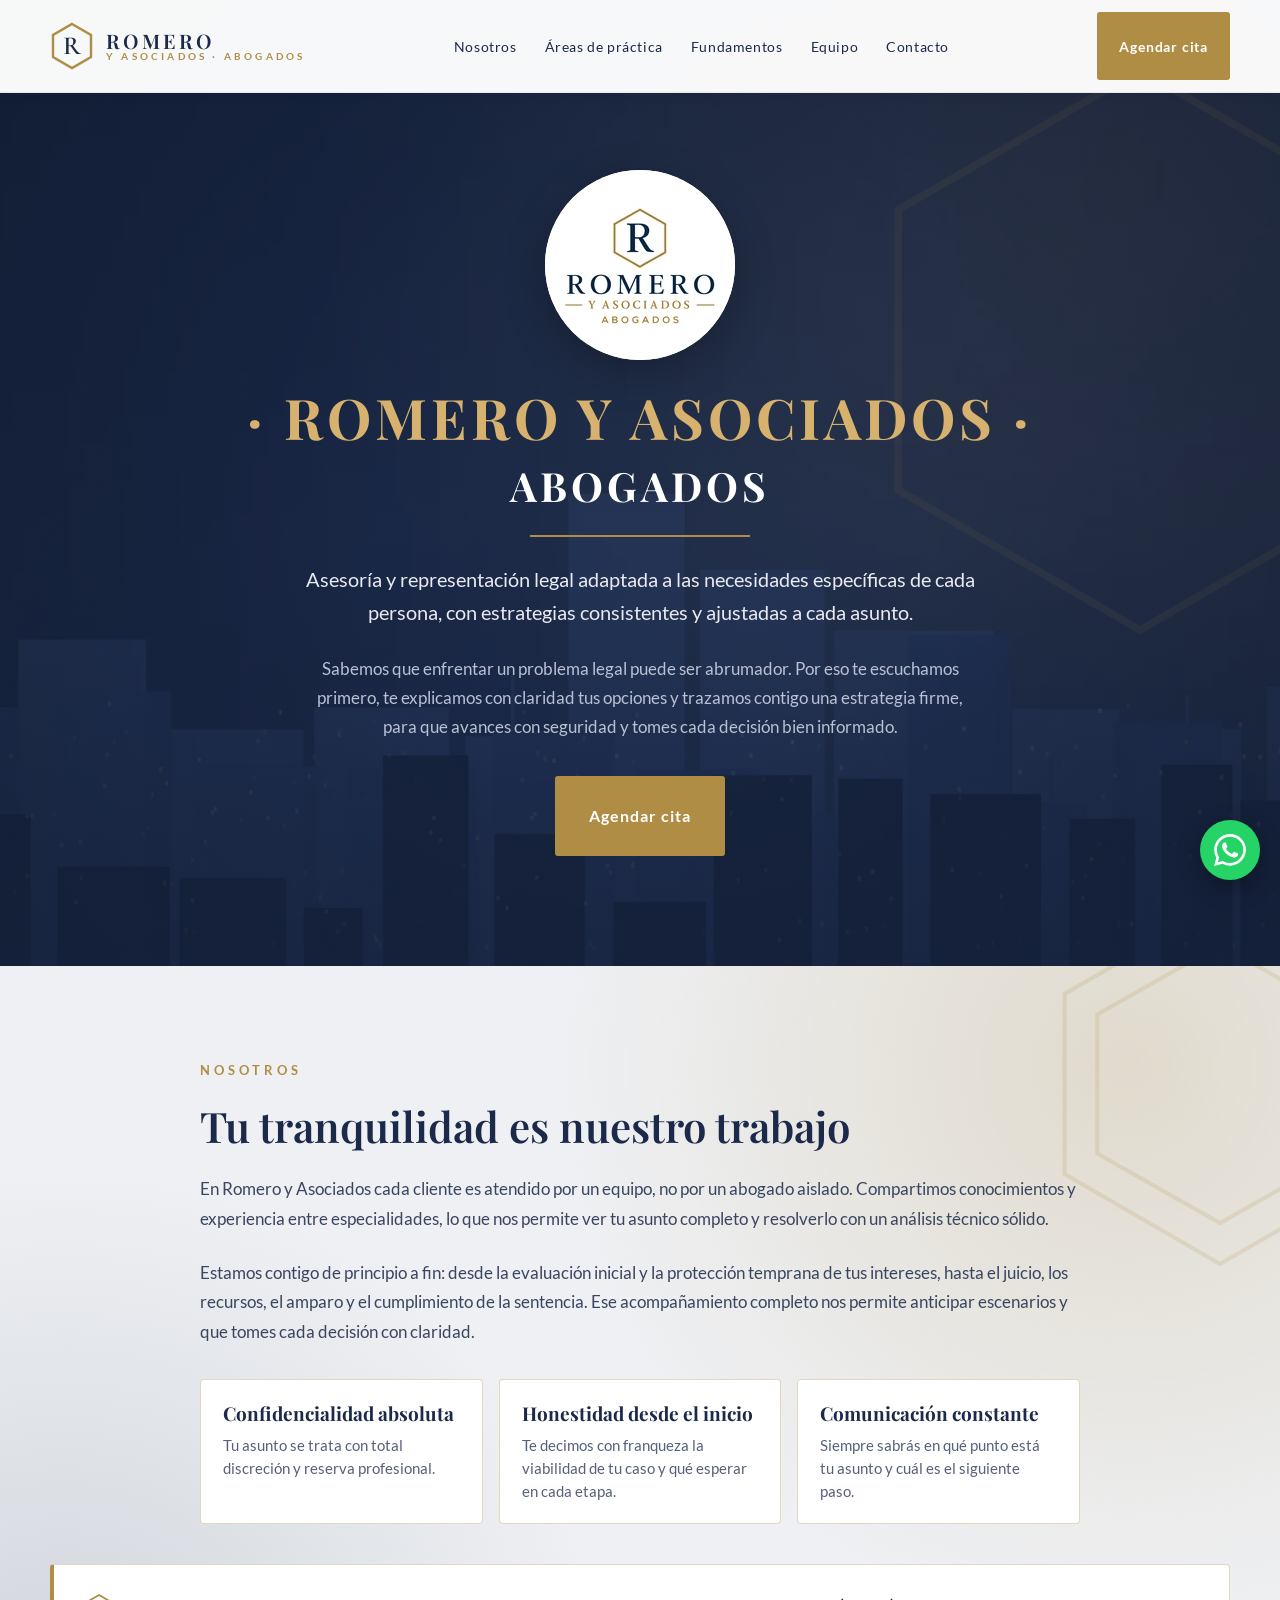
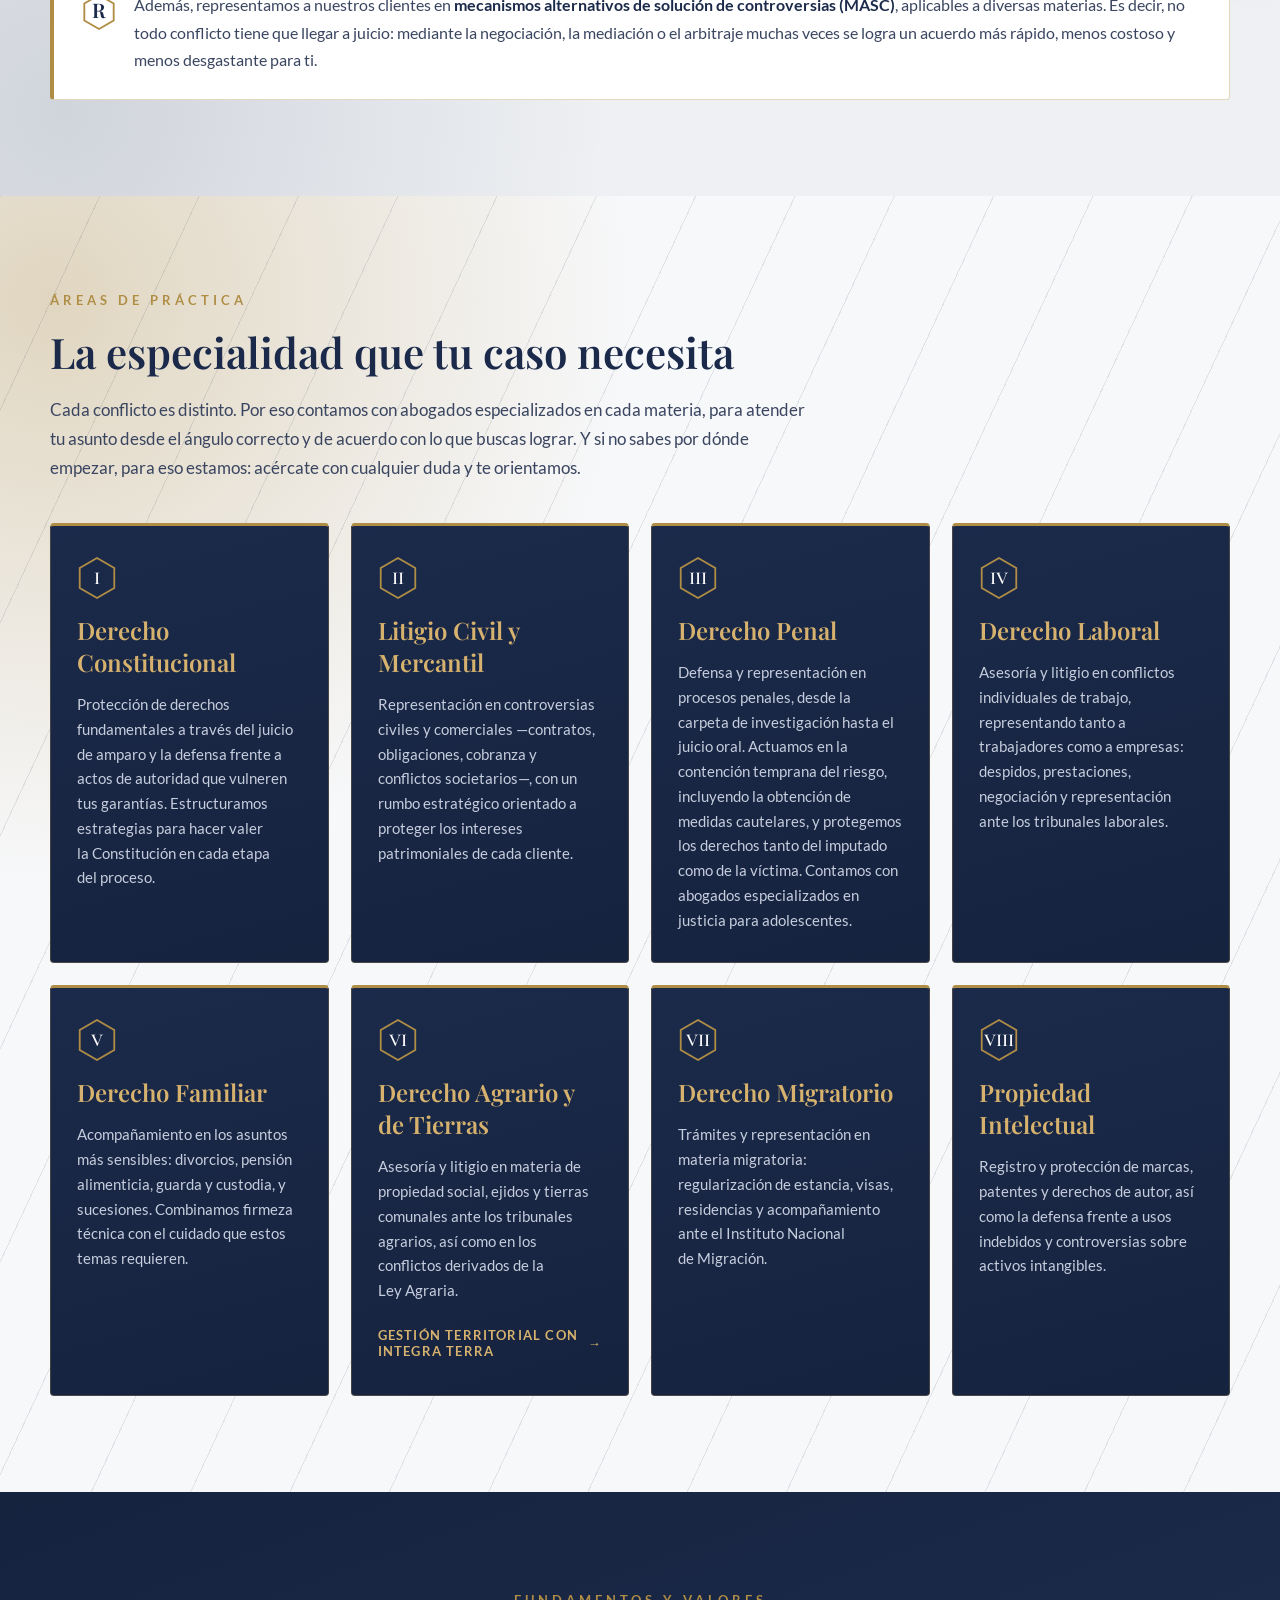
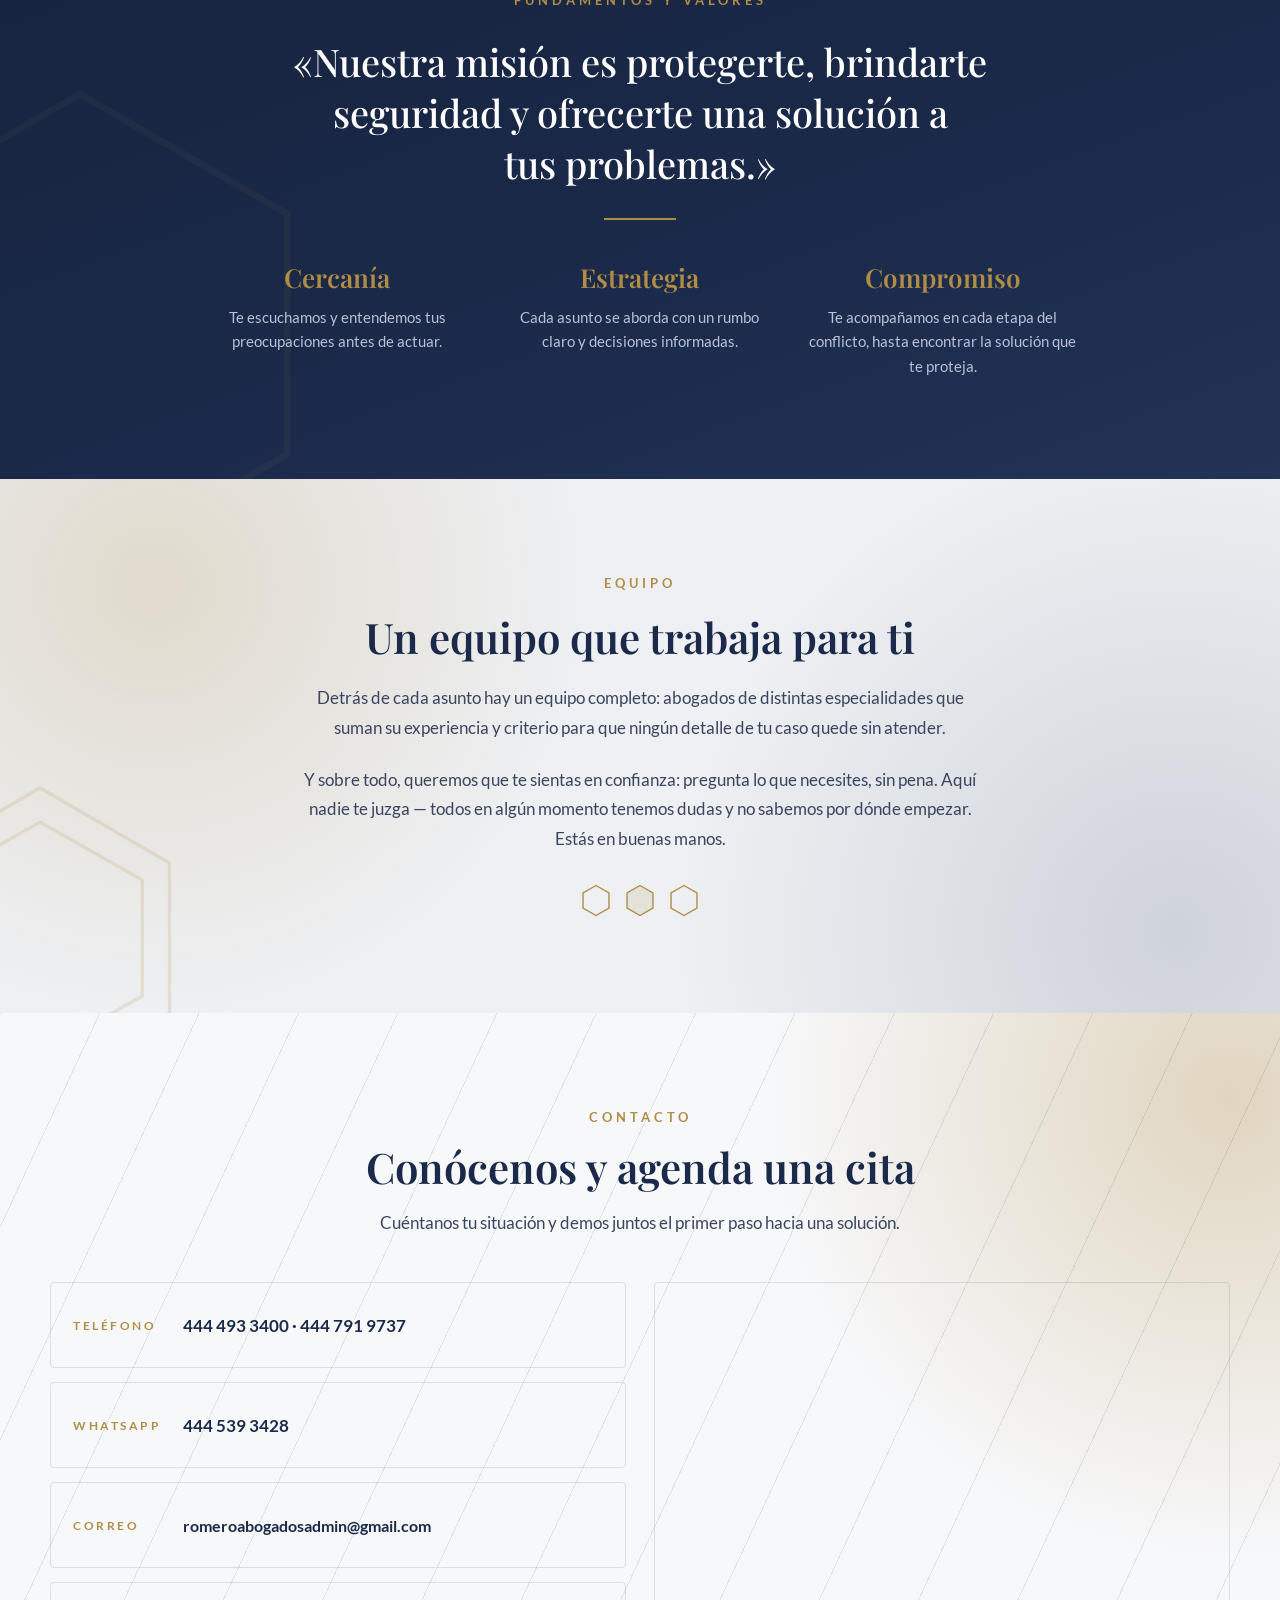
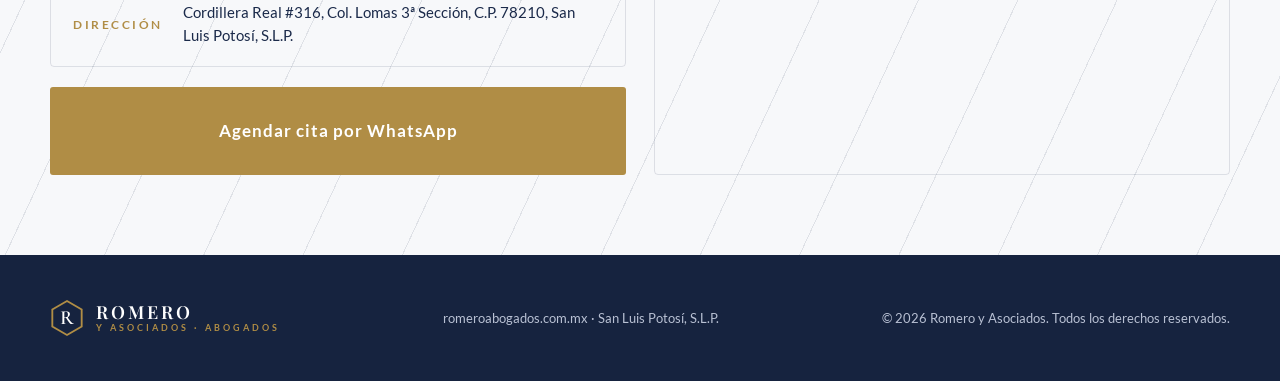
<file: site/index.html>
<!DOCTYPE html>
<html lang="es">
<head>
<meta charset="utf-8">
<meta name="viewport" content="width=device-width, initial-scale=1">
<title>Romero y Asociados · Abogados — San Luis Potosí</title>
<link rel="icon" href="favicon.ico" sizes="any">
<link rel="icon" type="image/png" sizes="192x192" href="icon-192.png">
<link rel="apple-touch-icon" href="apple-touch-icon.png">
<meta name="description" content="Asesoría y representación legal en San Luis Potosí. Penal, laboral, constitucional, civil y mercantil, familiar, agrario, migratorio y propiedad intelectual.">
<meta property="og:type" content="website">
<meta property="og:title" content="Romero y Asociados · Abogados">
<meta property="og:description" content="Asesoría y representación legal en San Luis Potosí. Agenda tu cita.">
<meta property="og:url" content="https://romeroabogados.com.mx/">
<meta property="og:image" content="https://romeroabogados.com.mx/og-logo.png">
<meta property="og:image:width" content="1200">
<meta property="og:image:height" content="630">
<meta name="twitter:card" content="summary_large_image">
<script>/* precarga de fuentes solo por http(s): con doble clic (file://) Chrome la bloquea por CORS */
if (location.protocol !== 'file:') ['playfair-display-latin', 'lato-400-latin'].forEach(function (f) {
  var l = document.createElement('link'); l.rel = 'preload'; l.as = 'font'; l.type = 'font/woff2';
  l.crossOrigin = ''; l.href = 'fonts/' + f + '.woff2'; document.head.appendChild(l); });</script>
<link rel="preload" href="img/hero-fondo.webp" as="image" type="image/webp" fetchpriority="high">
<style>
@font-face{font-family:'Lato';font-style:normal;font-weight:300;font-display:swap;src:url(fonts/lato-300-latin.woff2) format('woff2');unicode-range:U+0000-00FF, U+0131, U+0152-0153, U+02BB-02BC, U+02C6, U+02DA, U+02DC, U+0304, U+0308, U+0329, U+2000-206F, U+20AC, U+2122, U+2191, U+2193, U+2212, U+2215, U+FEFF, U+FFFD}
@font-face{font-family:'Lato';font-style:normal;font-weight:300;font-display:swap;src:url(fonts/lato-300-latin-ext.woff2) format('woff2');unicode-range:U+0100-02BA, U+02BD-02C5, U+02C7-02CC, U+02CE-02D7, U+02DD-02FF, U+0304, U+0308, U+0329, U+1D00-1DBF, U+1E00-1E9F, U+1EF2-1EFF, U+2020, U+20A0-20AB, U+20AD-20C4, U+2113, U+2C60-2C7F, U+A720-A7FF}
@font-face{font-family:'Lato';font-style:normal;font-weight:400;font-display:swap;src:url(fonts/lato-400-latin.woff2) format('woff2');unicode-range:U+0000-00FF, U+0131, U+0152-0153, U+02BB-02BC, U+02C6, U+02DA, U+02DC, U+0304, U+0308, U+0329, U+2000-206F, U+20AC, U+2122, U+2191, U+2193, U+2212, U+2215, U+FEFF, U+FFFD}
@font-face{font-family:'Lato';font-style:normal;font-weight:400;font-display:swap;src:url(fonts/lato-400-latin-ext.woff2) format('woff2');unicode-range:U+0100-02BA, U+02BD-02C5, U+02C7-02CC, U+02CE-02D7, U+02DD-02FF, U+0304, U+0308, U+0329, U+1D00-1DBF, U+1E00-1E9F, U+1EF2-1EFF, U+2020, U+20A0-20AB, U+20AD-20C4, U+2113, U+2C60-2C7F, U+A720-A7FF}
@font-face{font-family:'Lato';font-style:normal;font-weight:700;font-display:swap;src:url(fonts/lato-700-latin.woff2) format('woff2');unicode-range:U+0000-00FF, U+0131, U+0152-0153, U+02BB-02BC, U+02C6, U+02DA, U+02DC, U+0304, U+0308, U+0329, U+2000-206F, U+20AC, U+2122, U+2191, U+2193, U+2212, U+2215, U+FEFF, U+FFFD}
@font-face{font-family:'Lato';font-style:normal;font-weight:700;font-display:swap;src:url(fonts/lato-700-latin-ext.woff2) format('woff2');unicode-range:U+0100-02BA, U+02BD-02C5, U+02C7-02CC, U+02CE-02D7, U+02DD-02FF, U+0304, U+0308, U+0329, U+1D00-1DBF, U+1E00-1E9F, U+1EF2-1EFF, U+2020, U+20A0-20AB, U+20AD-20C4, U+2113, U+2C60-2C7F, U+A720-A7FF}
@font-face{font-family:'Playfair Display';font-style:normal;font-weight:500 700;font-display:swap;src:url(fonts/playfair-display-latin.woff2) format('woff2');unicode-range:U+0000-00FF, U+0131, U+0152-0153, U+02BB-02BC, U+02C6, U+02DA, U+02DC, U+0304, U+0308, U+0329, U+2000-206F, U+20AC, U+2122, U+2191, U+2193, U+2212, U+2215, U+FEFF, U+FFFD}
@font-face{font-family:'Playfair Display';font-style:normal;font-weight:500 700;font-display:swap;src:url(fonts/playfair-display-latin-ext.woff2) format('woff2');unicode-range:U+0100-02BA, U+02BD-02C5, U+02C7-02CC, U+02CE-02D7, U+02DD-02FF, U+0304, U+0308, U+0329, U+1D00-1DBF, U+1E00-1E9F, U+1EF2-1EFF, U+2020, U+20A0-20AB, U+20AD-20C4, U+2113, U+2C60-2C7F, U+A720-A7FF}
@font-face{font-family:'Cormorant Garamond';font-style:normal;font-weight:400 700;font-display:swap;src:url(fonts/cormorant-garamond-latin.woff2) format('woff2');unicode-range:U+0000-00FF, U+0131, U+0152-0153, U+02BB-02BC, U+02C6, U+02DA, U+02DC, U+0304, U+0308, U+0329, U+2000-206F, U+20AC, U+2122, U+2191, U+2193, U+2212, U+2215, U+FEFF, U+FFFD}
@font-face{font-family:'Cormorant Garamond';font-style:normal;font-weight:400 700;font-display:swap;src:url(fonts/cormorant-garamond-latin-ext.woff2) format('woff2');unicode-range:U+0100-02BA, U+02BD-02C5, U+02C7-02CC, U+02CE-02D7, U+02DD-02FF, U+0304, U+0308, U+0329, U+1D00-1DBF, U+1E00-1E9F, U+1EF2-1EFF, U+2020, U+20A0-20AB, U+20AD-20C4, U+2113, U+2C60-2C7F, U+A720-A7FF}
@font-face{font-family:'Cormorant Garamond';font-style:italic;font-weight:400;font-display:swap;src:url(fonts/cormorant-garamond-italic-latin.woff2) format('woff2');unicode-range:U+0000-00FF, U+0131, U+0152-0153, U+02BB-02BC, U+02C6, U+02DA, U+02DC, U+0304, U+0308, U+0329, U+2000-206F, U+20AC, U+2122, U+2191, U+2193, U+2212, U+2215, U+FEFF, U+FFFD}
@font-face{font-family:'Cormorant Garamond';font-style:italic;font-weight:400;font-display:swap;src:url(fonts/cormorant-garamond-italic-latin-ext.woff2) format('woff2');unicode-range:U+0100-02BA, U+02BD-02C5, U+02C7-02CC, U+02CE-02D7, U+02DD-02FF, U+0304, U+0308, U+0329, U+1D00-1DBF, U+1E00-1E9F, U+1EF2-1EFF, U+2020, U+20A0-20AB, U+20AD-20C4, U+2113, U+2C60-2C7F, U+A720-A7FF}
html, body { height: 100%; margin: 0px; }
#dc-root, #dc-root > .sc-host { height: 100%; }
html { scroll-behavior: smooth; scroll-padding-top: 84px; }
body { margin: 0px; font-family: Lato, sans-serif; color: rgb(27, 42, 74); background: rgb(255, 255, 255); -webkit-font-smoothing: antialiased; }
a { color: rgb(176, 141, 69); text-decoration: none; }
a:hover { color: rgb(143, 111, 48); }
@media (max-width: 860px) {
  .nav-links { display: none !important; }
}
@media (max-width: 700px) {
  .contact-grid { grid-template-columns: 1fr !important; }
}
.scp0:hover { color: rgb(176, 141, 69) !important; }
.scp1:hover { background: rgb(154, 121, 56) !important; color: rgb(255, 255, 255) !important; }
.scp2:hover { background: rgb(198, 158, 82) !important; color: rgb(255, 255, 255) !important; }
.scp3:hover { box-shadow: rgba(27, 42, 74, 0.35) 0px 12px 32px !important; transform: translateY(-3px) !important; }
.scp4:hover { color: rgb(255, 255, 255) !important; }
.scp5:hover { border-color: rgb(176, 141, 69) !important; box-shadow: rgba(27, 42, 74, 0.08) 0px 6px 20px !important; color: rgb(27, 42, 74) !important; }
.scp6:hover { background: rgb(30, 190, 90) !important; }
</style>
</head>
<body>
<div id="dc-root"><div class="sc-host" data-sc-name="index.bundle"><nav style="position: fixed; top: 0px; left: 0px; right: 0px; z-index: 100; background: rgba(255, 255, 255, 0.97); border-bottom: 1px solid rgba(27, 42, 74, 0.08); box-shadow: rgba(27, 42, 74, 0.06) 0px 1px 12px;">
  <div style="max-width: 1180px; margin: 0px auto; padding: 12px 20px; display: flex; align-items: center; justify-content: space-between; gap: 16px;">
    <a href="#inicio" aria-label="Romero y Asociados Abogados — Inicio" style="display: flex; align-items: center; gap: 12px; color: rgb(27, 42, 74);">
      <svg width="44" height="48" viewBox="0 0 44 48" aria-hidden="true"><polygon points="22,2 41,13 41,35 22,46 3,35 3,13" fill="none" stroke="#B08D45" stroke-width="2.4"></polygon><text x="22" y="32" text-anchor="middle" font-family="Cormorant Garamond, serif" font-weight="600" font-size="26" fill="#1B2A4A">R</text></svg>
      <span style="display: flex; flex-direction: column; line-height: 1.1;">
        <span style="font-family: &quot;Playfair Display&quot;, serif; font-weight: 600; font-size: 20px; letter-spacing: 3px;">ROMERO</span>
        <span style="font-size: 9.5px; letter-spacing: 3.2px; color: rgb(176, 141, 69); font-weight: 700;">Y ASOCIADOS · ABOGADOS</span>
      </span>
    </a>
    <div class="nav-links" style="display: flex; align-items: center; gap: 28px; font-size: 14px; letter-spacing: 0.6px;">
      <a href="#nosotros" class="scp0" style="color: rgb(27, 42, 74);">Nosotros</a>
      <a href="#areas" class="scp0" style="color: rgb(27, 42, 74);">Áreas de práctica</a>
      <a href="#valores" class="scp0" style="color: rgb(27, 42, 74);">Fundamentos</a>
      <a href="#equipo" class="scp0" style="color: rgb(27, 42, 74);">Equipo</a>
      <a href="#contacto" class="scp0" style="color: rgb(27, 42, 74);">Contacto</a>
    </div>
    <a href="https://wa.me/524445393428?text=Hola%2C%20me%20gustar%C3%ADa%20agendar%20una%20cita." target="_blank" rel="noopener" class="scp1" style="background: rgb(176, 141, 69); color: rgb(255, 255, 255); padding: 12px 22px; border-radius: 3px; font-weight: 700; font-size: 14px; letter-spacing: 0.8px; white-space: nowrap; min-height: 44px; display: inline-flex; align-items: center;">Agendar cita</a>
  </div></nav><header id="inicio" data-screen-label="Hero" style="position: relative; background: rgb(22, 35, 63); color: rgb(255, 255, 255); padding: 170px 24px 110px; overflow: hidden;">
  <div style="position: absolute; inset: 0px;">
    <img src="img/hero-fondo.webp" width="1920" height="1080" fetchpriority="high" decoding="async" alt="" aria-hidden="true" style="width: 100%; height: 100%; object-fit: cover; display: block;">
  </div>
  <div style="position: absolute; inset: 0px; background: linear-gradient(rgba(22, 35, 63, 0.55) 0%, rgba(27, 42, 74, 0.35) 55%, rgba(22, 35, 63, 0.7) 100%); pointer-events: none;"></div>
  <svg width="560" height="620" viewBox="0 0 44 48" aria-hidden="true" style="position: absolute; right: -140px; top: 40px; opacity: 0.07; pointer-events: none;"><polygon points="22,2 41,13 41,35 22,46 3,35 3,13" fill="none" stroke="#B08D45" stroke-width="0.6"></polygon></svg>
  <div style="max-width: 880px; margin: 0px auto; position: relative; text-align: center; display: flex; flex-direction: column; align-items: center; gap: 26px;">
    <img src="img/logo-romero-380.webp" srcset="img/logo-romero-190.webp 1x, img/logo-romero-380.webp 2x, img/logo-romero-570.webp 3x" fetchpriority="high" alt="Logo de Romero y Asociados Abogados: hexágono dorado con la letra R" width="190" height="190" style="width: 190px; height: 190px; object-fit: contain; background: rgb(255, 255, 255); border-radius: 50%; box-shadow: rgba(0, 0, 0, 0.25) 0px 12px 40px;">
    <h1 style="margin: 0px; font-family: &quot;Playfair Display&quot;, serif; font-weight: 700; font-size: clamp(30px, 4.8vw, 56px); line-height: 1.1; letter-spacing: 4px; color: rgb(214, 178, 110);">· ROMERO Y ASOCIADOS · <span style="color: rgb(255, 255, 255); font-size: 0.72em;">ABOGADOS</span></h1>
    <div style="width: 220px; max-width: 60%; height: 2px; background: rgb(176, 141, 69);"></div>
    <p style="margin: 0px; font-size: clamp(17px, 2.2vw, 20px); line-height: 1.65; color: rgb(232, 234, 240); max-width: 720px; text-wrap: pretty;">Asesoría y representación legal adaptada a las necesidades específicas de cada persona, con estrategias consistentes y ajustadas a cada asunto.</p>
    <p style="margin: 0px; font-size: clamp(15px, 2vw, 17px); line-height: 1.7; color: rgb(185, 193, 212); max-width: 680px; text-wrap: pretty;">Sabemos que enfrentar un problema legal puede ser abrumador. Por eso te escuchamos primero, te explicamos con claridad tus opciones y trazamos contigo una estrategia firme, para que avances con seguridad y tomes cada decisión bien informado.</p>
    <div style="display: flex; gap: 16px; flex-wrap: wrap; justify-content: center; margin-top: 8px;">
      <a href="https://wa.me/524445393428?text=Hola%2C%20me%20gustar%C3%ADa%20agendar%20una%20cita." target="_blank" rel="noopener" class="scp2" style="background: rgb(176, 141, 69); color: rgb(255, 255, 255); padding: 16px 34px; border-radius: 3px; font-weight: 700; font-size: 16px; letter-spacing: 1px; min-height: 48px; display: inline-flex; align-items: center;">Agendar cita</a>
    </div>
  </div></header><section id="nosotros" data-screen-label="Nosotros" style="background: rgb(238, 240, 243); padding: 96px 24px; position: relative; overflow: hidden;">
  <div aria-hidden="true" style="position: absolute; inset: 0px; pointer-events: none; background: radial-gradient(circle at 88% 12%, rgba(176, 141, 69, 0.22) 0%, rgba(176, 141, 69, 0) 42%), radial-gradient(circle at 5% 90%, rgba(27, 42, 74, 0.14) 0%, rgba(27, 42, 74, 0) 38%);"></div>
  <svg aria-hidden="true" width="360" height="396" viewBox="0 0 44 48" style="position: absolute; right: -120px; top: -80px; opacity: 0.16; pointer-events: none;"><polygon points="22,2 41,13 41,35 22,46 3,35 3,13" fill="none" stroke="#B08D45" stroke-width="0.5"></polygon><polygon points="22,7 37,15.5 37,32.5 22,41 7,32.5 7,15.5" fill="none" stroke="#B08D45" stroke-width="0.5"></polygon></svg>
  <div style="max-width: 880px; margin: 0px auto; display: flex; flex-direction: column; gap: 24px; position: relative;">
    <span style="font-size: 13px; letter-spacing: 4px; color: rgb(176, 141, 69); font-weight: 700;">NOSOTROS</span>
    <h2 style="font-family: &quot;Playfair Display&quot;, serif; font-weight: 600; font-size: clamp(30px, 4.5vw, 42px); margin: 0px; line-height: 1.15;">Tu tranquilidad es nuestro trabajo</h2>
    <p style="margin: 0px; font-size: 17px; line-height: 1.75; color: rgb(58, 69, 96); text-wrap: pretty;">En Romero y Asociados cada cliente es atendido por un equipo, no por un abogado aislado. Compartimos conocimientos y experiencia entre especialidades, lo que nos permite ver tu asunto completo y resolverlo con un análisis técnico sólido.</p>
    <p style="margin: 0px; font-size: 17px; line-height: 1.75; color: rgb(58, 69, 96); text-wrap: pretty;">Estamos contigo de principio a fin: desde la evaluación inicial y la protección temprana de tus intereses, hasta el juicio, los recursos, el amparo y el cumplimiento de la sentencia. Ese acompañamiento completo nos permite anticipar escenarios y que tomes cada decisión con claridad.</p>
    <div style="display: grid; grid-template-columns: repeat(auto-fit, minmax(220px, 1fr)); gap: 16px; margin-top: 8px;">
      <div style="background: rgb(255, 255, 255); border: 1px solid rgba(176, 141, 69, 0.35); border-radius: 4px; padding: 20px 22px; display: flex; flex-direction: column; gap: 8px;">
        <strong style="font-family: &quot;Playfair Display&quot;, serif; font-size: 19px; color: rgb(27, 42, 74);">Confidencialidad absoluta</strong>
        <span style="font-size: 14.5px; line-height: 1.6; color: rgb(85, 96, 122);">Tu asunto se trata con total discreción y reserva profesional.</span>
      </div>
      <div style="background: rgb(255, 255, 255); border: 1px solid rgba(176, 141, 69, 0.35); border-radius: 4px; padding: 20px 22px; display: flex; flex-direction: column; gap: 8px;">
        <strong style="font-family: &quot;Playfair Display&quot;, serif; font-size: 19px; color: rgb(27, 42, 74);">Honestidad desde el inicio</strong>
        <span style="font-size: 14.5px; line-height: 1.6; color: rgb(85, 96, 122);">Te decimos con franqueza la viabilidad de tu caso y qué esperar en cada etapa.</span>
      </div>
      <div style="background: rgb(255, 255, 255); border: 1px solid rgba(176, 141, 69, 0.35); border-radius: 4px; padding: 20px 22px; display: flex; flex-direction: column; gap: 8px;">
        <strong style="font-family: &quot;Playfair Display&quot;, serif; font-size: 19px; color: rgb(27, 42, 74);">Comunicación constante</strong>
        <span style="font-size: 14.5px; line-height: 1.6; color: rgb(85, 96, 122);">Siempre sabrás en qué punto está tu asunto y cuál es el siguiente paso.</span>
      </div>
    </div>
  </div>
  <div style="max-width: 1180px; margin: 40px auto 0px; position: relative;">
    <div style="display: flex; gap: 18px; align-items: flex-start; background: rgb(255, 255, 255); border-width: 1px 1px 1px 4px; border-style: solid; border-color: rgba(176, 141, 69, 0.35) rgba(176, 141, 69, 0.35) rgba(176, 141, 69, 0.35) rgb(176, 141, 69); border-image: none; border-radius: 4px; padding: 26px 28px;">
      <svg width="34" height="38" viewBox="0 0 44 48" aria-hidden="true" style="flex-shrink: 0; margin-top: 2px;"><polygon points="22,2 41,13 41,35 22,46 3,35 3,13" fill="none" stroke="#B08D45" stroke-width="2.4"></polygon><text x="22" y="32" text-anchor="middle" font-family="Playfair Display, serif" font-weight="600" font-size="26" fill="#1B2A4A">R</text></svg>
      <p style="margin: 0px; font-size: 16px; line-height: 1.7; color: rgb(58, 69, 96); text-wrap: pretty;">Además, representamos a nuestros clientes en <strong style="color: rgb(27, 42, 74);">mecanismos alternativos de solución de controversias (MASC)</strong>, aplicables a diversas materias. Es decir, no todo conflicto tiene que llegar a juicio: mediante la negociación, la mediación o el arbitraje muchas veces se logra un acuerdo más rápido, menos costoso y menos desgastante para ti.</p>
    </div>
  </div></section><section id="areas" data-screen-label="Áreas de práctica" style="background: rgb(247, 248, 250); padding: 96px 24px; position: relative; overflow: hidden;">
  <div aria-hidden="true" style="position: absolute; inset: 0px; pointer-events: none; background: repeating-linear-gradient(115deg, rgba(27, 42, 74, 0.11) 0px, rgba(27, 42, 74, 0.11) 1px, transparent 1px, transparent 90px), radial-gradient(circle at 4% 8%, rgba(176, 141, 69, 0.32) 0%, rgba(176, 141, 69, 0) 34%);"></div>
  <div style="max-width: 1180px; margin: 0px auto; display: flex; flex-direction: column; gap: 40px; position: relative;">
    <div style="max-width: 760px; display: flex; flex-direction: column; gap: 20px;">
      <span style="font-size: 13px; letter-spacing: 4px; color: rgb(176, 141, 69); font-weight: 700;">ÁREAS DE PRÁCTICA</span>
      <h2 style="font-family: &quot;Playfair Display&quot;, serif; font-weight: 600; font-size: clamp(30px, 4.5vw, 42px); margin: 0px; line-height: 1.15;">La especialidad que tu caso necesita</h2>
      <p style="margin: 0px; font-size: 17px; line-height: 1.7; color: rgb(58, 69, 96); text-wrap: pretty;">Cada conflicto es distinto. Por eso contamos con abogados especializados en cada materia, para atender tu asunto desde el ángulo correcto y de acuerdo con lo que buscas lograr. Y si no sabes por dónde empezar, para eso estamos: acércate con cualquier duda y te orientamos.</p>
    </div>
    <div style="display: grid; grid-template-columns: repeat(auto-fit, minmax(270px, 1fr)); gap: 22px;">
      <article class="scp3" style="border-width: 3px 1px 1px; border-style: solid; border-color: rgb(176, 141, 69) rgba(176, 141, 69, 0.3) rgba(176, 141, 69, 0.3); border-image: none; border-radius: 4px; padding: 30px 26px; display: flex; flex-direction: column; gap: 14px; background: linear-gradient(165deg, rgb(27, 42, 74) 0%, rgb(22, 35, 63) 100%); color: rgb(255, 255, 255);">
        <svg width="40" height="44" viewBox="0 0 44 48" aria-hidden="true"><polygon points="22,2 41,13 41,35 22,46 3,35 3,13" fill="none" stroke="#B08D45" stroke-width="2"></polygon><text x="22" y="31" text-anchor="middle" font-family="Cormorant Garamond, serif" font-weight="600" font-size="20" fill="#FFFFFF">I</text></svg>
        <h3 style="font-family: &quot;Playfair Display&quot;, serif; font-weight: 600; font-size: 24px; margin: 0px; color: rgb(214, 178, 110);">Derecho Constitucional</h3>
        <p style="margin: 0px; font-size: 15px; line-height: 1.65; color: rgb(198, 205, 221); text-wrap: pretty;">Protección de derechos fundamentales a través del juicio de amparo y la defensa frente a actos de autoridad que vulneren tus garantías. Estructuramos estrategias para hacer valer la Constitución en cada etapa del proceso.</p>
      </article>
      <article class="scp3" style="border-width: 3px 1px 1px; border-style: solid; border-color: rgb(176, 141, 69) rgba(176, 141, 69, 0.3) rgba(176, 141, 69, 0.3); border-image: none; border-radius: 4px; padding: 30px 26px; display: flex; flex-direction: column; gap: 14px; background: linear-gradient(165deg, rgb(27, 42, 74) 0%, rgb(22, 35, 63) 100%); color: rgb(255, 255, 255);">
        <svg width="40" height="44" viewBox="0 0 44 48" aria-hidden="true"><polygon points="22,2 41,13 41,35 22,46 3,35 3,13" fill="none" stroke="#B08D45" stroke-width="2"></polygon><text x="22" y="31" text-anchor="middle" font-family="Cormorant Garamond, serif" font-weight="600" font-size="20" fill="#FFFFFF">II</text></svg>
        <h3 style="font-family: &quot;Playfair Display&quot;, serif; font-weight: 600; font-size: 24px; margin: 0px; color: rgb(214, 178, 110);">Litigio Civil y Mercantil</h3>
        <p style="margin: 0px; font-size: 15px; line-height: 1.65; color: rgb(198, 205, 221); text-wrap: pretty;">Representación en controversias civiles y comerciales —contratos, obligaciones, cobranza y conflictos societarios—, con un rumbo estratégico orientado a proteger los intereses patrimoniales de cada cliente.</p>
      </article>
      <article class="scp3" style="border-width: 3px 1px 1px; border-style: solid; border-color: rgb(176, 141, 69) rgba(176, 141, 69, 0.3) rgba(176, 141, 69, 0.3); border-image: none; border-radius: 4px; padding: 30px 26px; display: flex; flex-direction: column; gap: 14px; background: linear-gradient(165deg, rgb(27, 42, 74) 0%, rgb(22, 35, 63) 100%); color: rgb(255, 255, 255);">
        <svg width="40" height="44" viewBox="0 0 44 48" aria-hidden="true"><polygon points="22,2 41,13 41,35 22,46 3,35 3,13" fill="none" stroke="#B08D45" stroke-width="2"></polygon><text x="22" y="31" text-anchor="middle" font-family="Cormorant Garamond, serif" font-weight="600" font-size="20" fill="#FFFFFF">III</text></svg>
        <h3 style="font-family: &quot;Playfair Display&quot;, serif; font-weight: 600; font-size: 24px; margin: 0px; color: rgb(214, 178, 110);">Derecho Penal</h3>
        <p style="margin: 0px; font-size: 15px; line-height: 1.65; color: rgb(198, 205, 221); text-wrap: pretty;">Defensa y representación en procesos penales, desde la carpeta de investigación hasta el juicio oral. Actuamos en la contención temprana del riesgo, incluyendo la obtención de medidas cautelares, y protegemos los derechos tanto del imputado como de la víctima. Contamos con abogados especializados en justicia para adolescentes.</p>
      </article>
      <article class="scp3" style="border-width: 3px 1px 1px; border-style: solid; border-color: rgb(176, 141, 69) rgba(176, 141, 69, 0.3) rgba(176, 141, 69, 0.3); border-image: none; border-radius: 4px; padding: 30px 26px; display: flex; flex-direction: column; gap: 14px; background: linear-gradient(165deg, rgb(27, 42, 74) 0%, rgb(22, 35, 63) 100%); color: rgb(255, 255, 255);">
        <svg width="40" height="44" viewBox="0 0 44 48" aria-hidden="true"><polygon points="22,2 41,13 41,35 22,46 3,35 3,13" fill="none" stroke="#B08D45" stroke-width="2"></polygon><text x="22" y="31" text-anchor="middle" font-family="Cormorant Garamond, serif" font-weight="600" font-size="20" fill="#FFFFFF">IV</text></svg>
        <h3 style="font-family: &quot;Playfair Display&quot;, serif; font-weight: 600; font-size: 24px; margin: 0px; color: rgb(214, 178, 110);">Derecho Laboral</h3>
        <p style="margin: 0px; font-size: 15px; line-height: 1.65; color: rgb(198, 205, 221); text-wrap: pretty;">Asesoría y litigio en conflictos individuales de trabajo, representando tanto a trabajadores como a empresas: despidos, prestaciones, negociación y representación ante los tribunales laborales.</p>
      </article>
      <article class="scp3" style="border-width: 3px 1px 1px; border-style: solid; border-color: rgb(176, 141, 69) rgba(176, 141, 69, 0.3) rgba(176, 141, 69, 0.3); border-image: none; border-radius: 4px; padding: 30px 26px; display: flex; flex-direction: column; gap: 14px; background: linear-gradient(165deg, rgb(27, 42, 74) 0%, rgb(22, 35, 63) 100%); color: rgb(255, 255, 255);">
        <svg width="40" height="44" viewBox="0 0 44 48" aria-hidden="true"><polygon points="22,2 41,13 41,35 22,46 3,35 3,13" fill="none" stroke="#B08D45" stroke-width="2"></polygon><text x="22" y="31" text-anchor="middle" font-family="Cormorant Garamond, serif" font-weight="600" font-size="20" fill="#FFFFFF">V</text></svg>
        <h3 style="font-family: &quot;Playfair Display&quot;, serif; font-weight: 600; font-size: 24px; margin: 0px; color: rgb(214, 178, 110);">Derecho Familiar</h3>
        <p style="margin: 0px; font-size: 15px; line-height: 1.65; color: rgb(198, 205, 221); text-wrap: pretty;">Acompañamiento en los asuntos más sensibles: divorcios, pensión alimenticia, guarda y custodia, y sucesiones. Combinamos firmeza técnica con el cuidado que estos temas requieren.</p>
      </article>
      <article class="scp3" style="border-width: 3px 1px 1px; border-style: solid; border-color: rgb(176, 141, 69) rgba(176, 141, 69, 0.3) rgba(176, 141, 69, 0.3); border-image: none; border-radius: 4px; padding: 30px 26px; display: flex; flex-direction: column; gap: 14px; background: linear-gradient(165deg, rgb(27, 42, 74) 0%, rgb(22, 35, 63) 100%); color: rgb(255, 255, 255);">
        <svg width="40" height="44" viewBox="0 0 44 48" aria-hidden="true"><polygon points="22,2 41,13 41,35 22,46 3,35 3,13" fill="none" stroke="#B08D45" stroke-width="2"></polygon><text x="22" y="31" text-anchor="middle" font-family="Cormorant Garamond, serif" font-weight="600" font-size="20" fill="#FFFFFF">VI</text></svg>
        <h3 style="font-family: &quot;Playfair Display&quot;, serif; font-weight: 600; font-size: 24px; margin: 0px; color: rgb(214, 178, 110);">Derecho Agrario y de Tierras</h3>
        <p style="margin: 0px; font-size: 15px; line-height: 1.65; color: rgb(198, 205, 221); text-wrap: pretty;">Asesoría y litigio en materia de propiedad social, ejidos y tierras comunales ante los tribunales agrarios, así como en los conflictos derivados de la Ley Agraria.</p>
        <a href="alianza-integraterra.html?servicio=tierra" target="_blank" rel="noopener" class="scp4" style="margin-top: auto; padding-top: 4px; display: inline-flex; align-items: center; gap: 8px; min-height: 44px; font-size: 13px; font-weight: 700; letter-spacing: 1.2px; text-transform: uppercase; color: rgb(214, 178, 110);">Gestión territorial con Integra Terra <span aria-hidden="true">→</span></a>
      </article>
      <article class="scp3" style="border-width: 3px 1px 1px; border-style: solid; border-color: rgb(176, 141, 69) rgba(176, 141, 69, 0.3) rgba(176, 141, 69, 0.3); border-image: none; border-radius: 4px; padding: 30px 26px; display: flex; flex-direction: column; gap: 14px; background: linear-gradient(165deg, rgb(27, 42, 74) 0%, rgb(22, 35, 63) 100%); color: rgb(255, 255, 255);">
        <svg width="40" height="44" viewBox="0 0 44 48" aria-hidden="true"><polygon points="22,2 41,13 41,35 22,46 3,35 3,13" fill="none" stroke="#B08D45" stroke-width="2"></polygon><text x="22" y="31" text-anchor="middle" font-family="Cormorant Garamond, serif" font-weight="600" font-size="20" fill="#FFFFFF">VII</text></svg>
        <h3 style="font-family: &quot;Playfair Display&quot;, serif; font-weight: 600; font-size: 24px; margin: 0px; color: rgb(214, 178, 110);">Derecho Migratorio</h3>
        <p style="margin: 0px; font-size: 15px; line-height: 1.65; color: rgb(198, 205, 221); text-wrap: pretty;">Trámites y representación en materia migratoria: regularización de estancia, visas, residencias y acompañamiento ante el Instituto Nacional de Migración.</p>
      </article>
      <article class="scp3" style="border-width: 3px 1px 1px; border-style: solid; border-color: rgb(176, 141, 69) rgba(176, 141, 69, 0.3) rgba(176, 141, 69, 0.3); border-image: none; border-radius: 4px; padding: 30px 26px; display: flex; flex-direction: column; gap: 14px; background: linear-gradient(165deg, rgb(27, 42, 74) 0%, rgb(22, 35, 63) 100%); color: rgb(255, 255, 255);">
        <svg width="40" height="44" viewBox="0 0 44 48" aria-hidden="true"><polygon points="22,2 41,13 41,35 22,46 3,35 3,13" fill="none" stroke="#B08D45" stroke-width="2"></polygon><text x="22" y="31" text-anchor="middle" font-family="Cormorant Garamond, serif" font-weight="600" font-size="20" fill="#FFFFFF">VIII</text></svg>
        <h3 style="font-family: &quot;Playfair Display&quot;, serif; font-weight: 600; font-size: 24px; margin: 0px; color: rgb(214, 178, 110);">Propiedad Intelectual</h3>
        <p style="margin: 0px; font-size: 15px; line-height: 1.65; color: rgb(198, 205, 221); text-wrap: pretty;">Registro y protección de marcas, patentes y derechos de autor, así como la defensa frente a usos indebidos y controversias sobre activos intangibles.</p>
      </article>
    </div>
  </div></section><section id="valores" data-screen-label="Fundamentos y valores" style="background: linear-gradient(160deg, rgb(22, 35, 63) 0%, rgb(27, 42, 74) 60%, rgb(34, 51, 87) 100%); color: rgb(255, 255, 255); padding: 100px 24px; position: relative; overflow: hidden;">
  <svg width="480" height="530" viewBox="0 0 44 48" aria-hidden="true" style="position: absolute; left: -160px; bottom: -120px; opacity: 0.06;"><polygon points="22,2 41,13 41,35 22,46 3,35 3,13" fill="none" stroke="#B08D45" stroke-width="0.6"></polygon></svg>
  <div style="max-width: 880px; margin: 0px auto; position: relative; display: flex; flex-direction: column; align-items: center; text-align: center; gap: 28px;">
    <span style="font-size: 13px; letter-spacing: 4px; color: rgb(176, 141, 69); font-weight: 700;">FUNDAMENTOS Y VALORES</span>
    <p style="font-family: &quot;Playfair Display&quot;, serif; font-weight: 500; font-size: clamp(26px, 4vw, 38px); line-height: 1.35; margin: 0px; max-width: 740px; text-wrap: pretty;">«Nuestra misión es protegerte, brindarte seguridad y ofrecerte una solución a tus problemas.»</p>
    <div style="width: 72px; height: 2px; background: rgb(176, 141, 69);"></div>
    <div style="display: grid; grid-template-columns: repeat(auto-fit, minmax(200px, 1fr)); gap: 28px; width: 100%; margin-top: 12px;">
      <div style="display: flex; flex-direction: column; align-items: center; gap: 10px;">
        <h3 style="font-family: &quot;Playfair Display&quot;, serif; font-weight: 600; font-size: 26px; margin: 0px; color: rgb(176, 141, 69);">Cercanía</h3>
        <p style="margin: 0px; font-size: 15px; line-height: 1.65; color: rgb(185, 193, 212); text-wrap: pretty;">Te escuchamos y entendemos tus preocupaciones antes de actuar.</p>
      </div>
      <div style="display: flex; flex-direction: column; align-items: center; gap: 10px;">
        <h3 style="font-family: &quot;Playfair Display&quot;, serif; font-weight: 600; font-size: 26px; margin: 0px; color: rgb(176, 141, 69);">Estrategia</h3>
        <p style="margin: 0px; font-size: 15px; line-height: 1.65; color: rgb(185, 193, 212); text-wrap: pretty;">Cada asunto se aborda con un rumbo claro y decisiones informadas.</p>
      </div>
      <div style="display: flex; flex-direction: column; align-items: center; gap: 10px;">
        <h3 style="font-family: &quot;Playfair Display&quot;, serif; font-weight: 600; font-size: 26px; margin: 0px; color: rgb(176, 141, 69);">Compromiso</h3>
        <p style="margin: 0px; font-size: 15px; line-height: 1.65; color: rgb(185, 193, 212); text-wrap: pretty;">Te acompañamos en cada etapa del conflicto, hasta encontrar la solución que te proteja.</p>
      </div>
    </div>
  </div></section><section id="equipo" data-screen-label="Equipo" style="background: rgb(238, 240, 243); padding: 96px 24px; position: relative; overflow: hidden;">
  <div aria-hidden="true" style="position: absolute; inset: 0px; pointer-events: none; background: radial-gradient(circle at 12% 20%, rgba(176, 141, 69, 0.22) 0%, rgba(176, 141, 69, 0) 36%), radial-gradient(circle at 92% 85%, rgba(27, 42, 74, 0.15) 0%, rgba(27, 42, 74, 0) 40%);"></div>
  <svg aria-hidden="true" width="300" height="330" viewBox="0 0 44 48" style="position: absolute; left: -110px; bottom: -90px; opacity: 0.16; pointer-events: none;"><polygon points="22,2 41,13 41,35 22,46 3,35 3,13" fill="none" stroke="#B08D45" stroke-width="0.5"></polygon><polygon points="22,7 37,15.5 37,32.5 22,41 7,32.5 7,15.5" fill="none" stroke="#B08D45" stroke-width="0.5"></polygon></svg>
  <div style="max-width: 880px; margin: 0px auto; display: flex; flex-direction: column; align-items: center; text-align: center; gap: 22px; position: relative;">
    <span style="font-size: 13px; letter-spacing: 4px; color: rgb(176, 141, 69); font-weight: 700;">EQUIPO</span>
    <h2 style="font-family: &quot;Playfair Display&quot;, serif; font-weight: 600; font-size: clamp(30px, 4.5vw, 42px); margin: 0px; line-height: 1.15;">Un equipo que trabaja para ti</h2>
    <p style="margin: 0px; font-size: 17px; line-height: 1.75; color: rgb(58, 69, 96); max-width: 680px; text-wrap: pretty;">Detrás de cada asunto hay un equipo completo: abogados de distintas especialidades que suman su experiencia y criterio para que ningún detalle de tu caso quede sin atender.</p>
    <p style="margin: 0px; font-size: 17px; line-height: 1.75; color: rgb(58, 69, 96); max-width: 680px; text-wrap: pretty;">Y sobre todo, queremos que te sientas en confianza: pregunta lo que necesites, sin pena. Aquí nadie te juzga — todos en algún momento tenemos dudas y no sabemos por dónde empezar. Estás en buenas manos.</p>
    <div aria-hidden="true" style="display: flex; gap: 14px; margin-top: 8px;">
      <svg width="30" height="33" viewBox="0 0 44 48"><polygon points="22,2 41,13 41,35 22,46 3,35 3,13" fill="none" stroke="#B08D45" stroke-width="2"></polygon></svg>
      <svg width="30" height="33" viewBox="0 0 44 48"><polygon points="22,2 41,13 41,35 22,46 3,35 3,13" fill="rgba(176,141,69,0.15)" stroke="#B08D45" stroke-width="2"></polygon></svg>
      <svg width="30" height="33" viewBox="0 0 44 48"><polygon points="22,2 41,13 41,35 22,46 3,35 3,13" fill="none" stroke="#B08D45" stroke-width="2"></polygon></svg>
    </div>
  </div></section><section id="contacto" data-screen-label="Contacto" style="background: rgb(247, 248, 250); padding: 96px 24px 80px; position: relative; overflow: hidden;">
  <div aria-hidden="true" style="position: absolute; inset: 0px; pointer-events: none; background: repeating-linear-gradient(115deg, rgba(27, 42, 74, 0.11) 0px, rgba(27, 42, 74, 0.11) 1px, transparent 1px, transparent 90px), radial-gradient(circle at 96% 10%, rgba(176, 141, 69, 0.32) 0%, rgba(176, 141, 69, 0) 32%);"></div>
  <div style="max-width: 1180px; margin: 0px auto; display: flex; flex-direction: column; gap: 44px; position: relative;">
    <div style="display: flex; flex-direction: column; gap: 18px; text-align: center; align-items: center;">
      <span style="font-size: 13px; letter-spacing: 4px; color: rgb(176, 141, 69); font-weight: 700;">CONTACTO</span>
      <h2 style="font-family: &quot;Playfair Display&quot;, serif; font-weight: 600; font-size: clamp(30px, 4.5vw, 42px); margin: 0px; line-height: 1.15;">Conócenos y agenda una cita</h2>
      <p style="margin: 0px; font-size: 17px; line-height: 1.7; color: rgb(58, 69, 96);">Cuéntanos tu situación y demos juntos el primer paso hacia una solución.</p>
    </div>
    <div class="contact-grid" style="display: grid; grid-template-columns: 1fr 1fr; gap: 28px; align-items: stretch;">
      <div style="display: flex; flex-direction: column; gap: 14px;">
        <a href="tel:+524444933400" class="scp5" style="display: flex; align-items: center; gap: 18px; border: 1px solid rgba(27, 42, 74, 0.12); border-radius: 4px; padding: 18px 22px; color: rgb(27, 42, 74); min-height: 48px;">
          <span style="font-size: 12px; letter-spacing: 2.5px; color: rgb(176, 141, 69); font-weight: 700; width: 92px; flex-shrink: 0;">TELÉFONO</span>
          <span style="font-size: 17px; font-weight: 700;">444 493 3400 · 444 791 9737</span>
        </a>
        <a href="https://wa.me/524445393428?text=Hola%2C%20me%20gustar%C3%ADa%20agendar%20una%20cita." target="_blank" rel="noopener" class="scp5" style="display: flex; align-items: center; gap: 18px; border: 1px solid rgba(27, 42, 74, 0.12); border-radius: 4px; padding: 18px 22px; color: rgb(27, 42, 74); min-height: 48px;">
          <span style="font-size: 12px; letter-spacing: 2.5px; color: rgb(176, 141, 69); font-weight: 700; width: 92px; flex-shrink: 0;">WHATSAPP</span>
          <span style="font-size: 17px; font-weight: 700;">444 539 3428</span>
        </a>
        <a href="mailto:romeroabogadosadmin@gmail.com" class="scp5" style="display: flex; align-items: center; gap: 18px; border: 1px solid rgba(27, 42, 74, 0.12); border-radius: 4px; padding: 18px 22px; color: rgb(27, 42, 74); min-height: 48px;">
          <span style="font-size: 12px; letter-spacing: 2.5px; color: rgb(176, 141, 69); font-weight: 700; width: 92px; flex-shrink: 0;">CORREO</span>
          <span style="font-size: 16px; font-weight: 700; word-break: break-all;">romeroabogadosadmin@gmail.com</span>
        </a>
        <a href="https://maps.google.com/?q=Cordillera+Real+316,+Lomas+3a+Seccion,+78210+San+Luis+Potosi" target="_blank" rel="noopener" class="scp5" style="display: flex; align-items: center; gap: 18px; border: 1px solid rgba(27, 42, 74, 0.12); border-radius: 4px; padding: 18px 22px; color: rgb(27, 42, 74);">
          <span style="font-size: 12px; letter-spacing: 2.5px; color: rgb(176, 141, 69); font-weight: 700; width: 92px; flex-shrink: 0;">DIRECCIÓN</span>
          <span style="font-size: 15px; line-height: 1.55;">Cordillera Real #316, Col. Lomas 3ª Sección, C.P. 78210, San Luis Potosí, S.L.P.</span>
        </a>
        <a href="https://wa.me/524445393428?text=Hola%2C%20me%20gustar%C3%ADa%20agendar%20una%20cita." target="_blank" rel="noopener" class="scp2" style="background: rgb(176, 141, 69); color: rgb(255, 255, 255); padding: 18px 34px; border-radius: 3px; font-weight: 700; font-size: 17px; letter-spacing: 1px; text-align: center; margin-top: 6px; min-height: 52px; display: inline-flex; align-items: center; justify-content: center;">Agendar cita por WhatsApp</a>
      </div>
      <div style="border-radius: 4px; overflow: hidden; border: 1px solid rgba(27, 42, 74, 0.12); min-height: 380px;">
        <iframe title="Mapa: Cordillera Real #316, Col. Lomas 3ª Sección, San Luis Potosí" src="https://www.google.com/maps?q=Cordillera+Real+316,+Lomas+3a+Seccion,+78210+San+Luis+Potosi,+SLP&amp;output=embed" width="100%" height="100%" loading="lazy" referrerpolicy="no-referrer-when-downgrade" allowfullscreen="true" style="border: 0px; min-height: 380px; display: block;"></iframe>
      </div>
    </div>
  </div></section><footer style="background: rgb(22, 35, 63); color: rgb(185, 193, 212); padding: 44px 24px;">
  <div style="max-width: 1180px; margin: 0px auto; display: flex; flex-wrap: wrap; align-items: center; justify-content: space-between; gap: 20px;">
    <div style="display: flex; align-items: center; gap: 12px;">
      <svg width="34" height="38" viewBox="0 0 44 48" aria-hidden="true"><polygon points="22,2 41,13 41,35 22,46 3,35 3,13" fill="none" stroke="#B08D45" stroke-width="2.4"></polygon><text x="22" y="32" text-anchor="middle" font-family="Cormorant Garamond, serif" font-weight="600" font-size="26" fill="#FFFFFF">R</text></svg>
      <span style="display: flex; flex-direction: column; line-height: 1.1;">
        <span style="font-family: &quot;Playfair Display&quot;, serif; font-weight: 600; font-size: 18px; letter-spacing: 3px; color: rgb(255, 255, 255);">ROMERO</span>
        <span style="font-size: 9px; letter-spacing: 3px; color: rgb(176, 141, 69); font-weight: 700;">Y ASOCIADOS · ABOGADOS</span>
      </span>
    </div>
    <span style="font-size: 13px;">romeroabogados.com.mx · San Luis Potosí, S.L.P.</span>
    <span style="font-size: 13px;">© 2026 Romero y Asociados. Todos los derechos reservados.</span>
  </div></footer>
  <a href="https://wa.me/524445393428?text=Hola%2C%20me%20gustar%C3%ADa%20agendar%20una%20cita." target="_blank" rel="noopener" aria-label="Escríbenos por WhatsApp" class="scp6" style="position: fixed; right: 20px; bottom: 20px; z-index: 200; width: 60px; height: 60px; border-radius: 50%; background: rgb(37, 211, 102); display: flex; align-items: center; justify-content: center; box-shadow: rgba(0, 0, 0, 0.28) 0px 8px 24px;">
    <svg width="32" height="32" viewBox="0 0 24 24" aria-hidden="true"><path fill="#FFFFFF" d="M17.472 14.382c-.297-.149-1.758-.867-2.03-.967-.273-.099-.471-.148-.67.15-.197.297-.767.966-.94 1.164-.173.199-.347.223-.644.075-.297-.15-1.255-.463-2.39-1.475-.883-.788-1.48-1.761-1.653-2.059-.173-.297-.018-.458.13-.606.134-.133.297-.347.446-.52.149-.174.198-.298.298-.497.099-.198.05-.371-.025-.52-.075-.149-.669-1.612-.916-2.207-.242-.579-.487-.5-.669-.51-.173-.008-.371-.01-.57-.01-.198 0-.52.074-.792.372-.272.297-1.04 1.016-1.04 2.479 0 1.462 1.065 2.875 1.213 3.074.149.198 2.096 3.2 5.077 4.487.709.306 1.262.489 1.694.625.712.227 1.36.195 1.871.118.571-.085 1.758-.719 2.006-1.413.248-.694.248-1.289.173-1.413-.074-.124-.272-.198-.57-.347m-5.421 7.403h-.004a9.87 9.87 0 01-5.031-1.378l-.361-.214-3.741.982.998-3.648-.235-.374a9.86 9.86 0 01-1.51-5.26c.001-5.45 4.436-9.884 9.888-9.884 2.64 0 5.122 1.03 6.988 2.898a9.825 9.825 0 012.893 6.994c-.003 5.45-4.437 9.884-9.885 9.884m8.413-18.297A11.815 11.815 0 0012.05 0C5.495 0 .16 5.335.157 11.892c0 2.096.547 4.142 1.588 5.945L.057 24l6.305-1.654a11.882 11.882 0 005.683 1.448h.005c6.554 0 11.89-5.335 11.893-11.893a11.821 11.821 0 00-3.48-8.413z"></path></svg>
  </a></div></div>
</body>
</html>
</file>
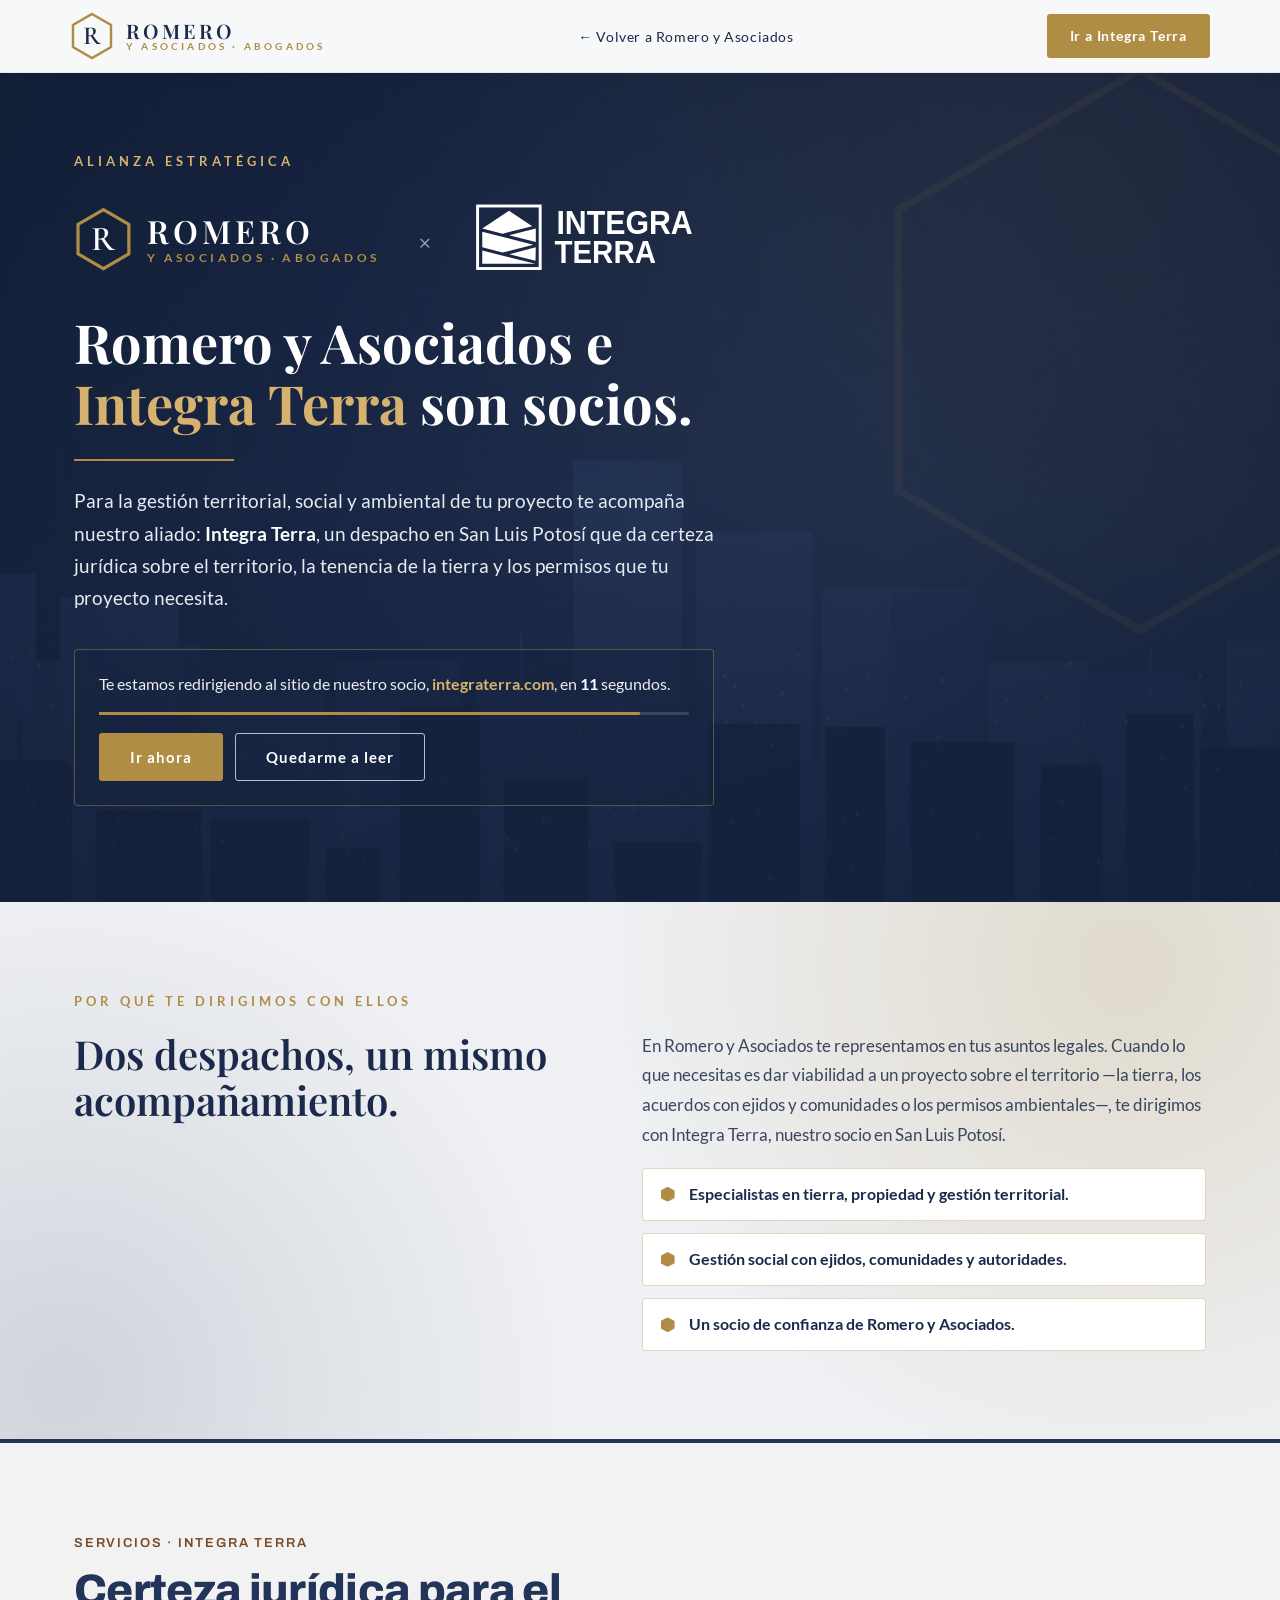
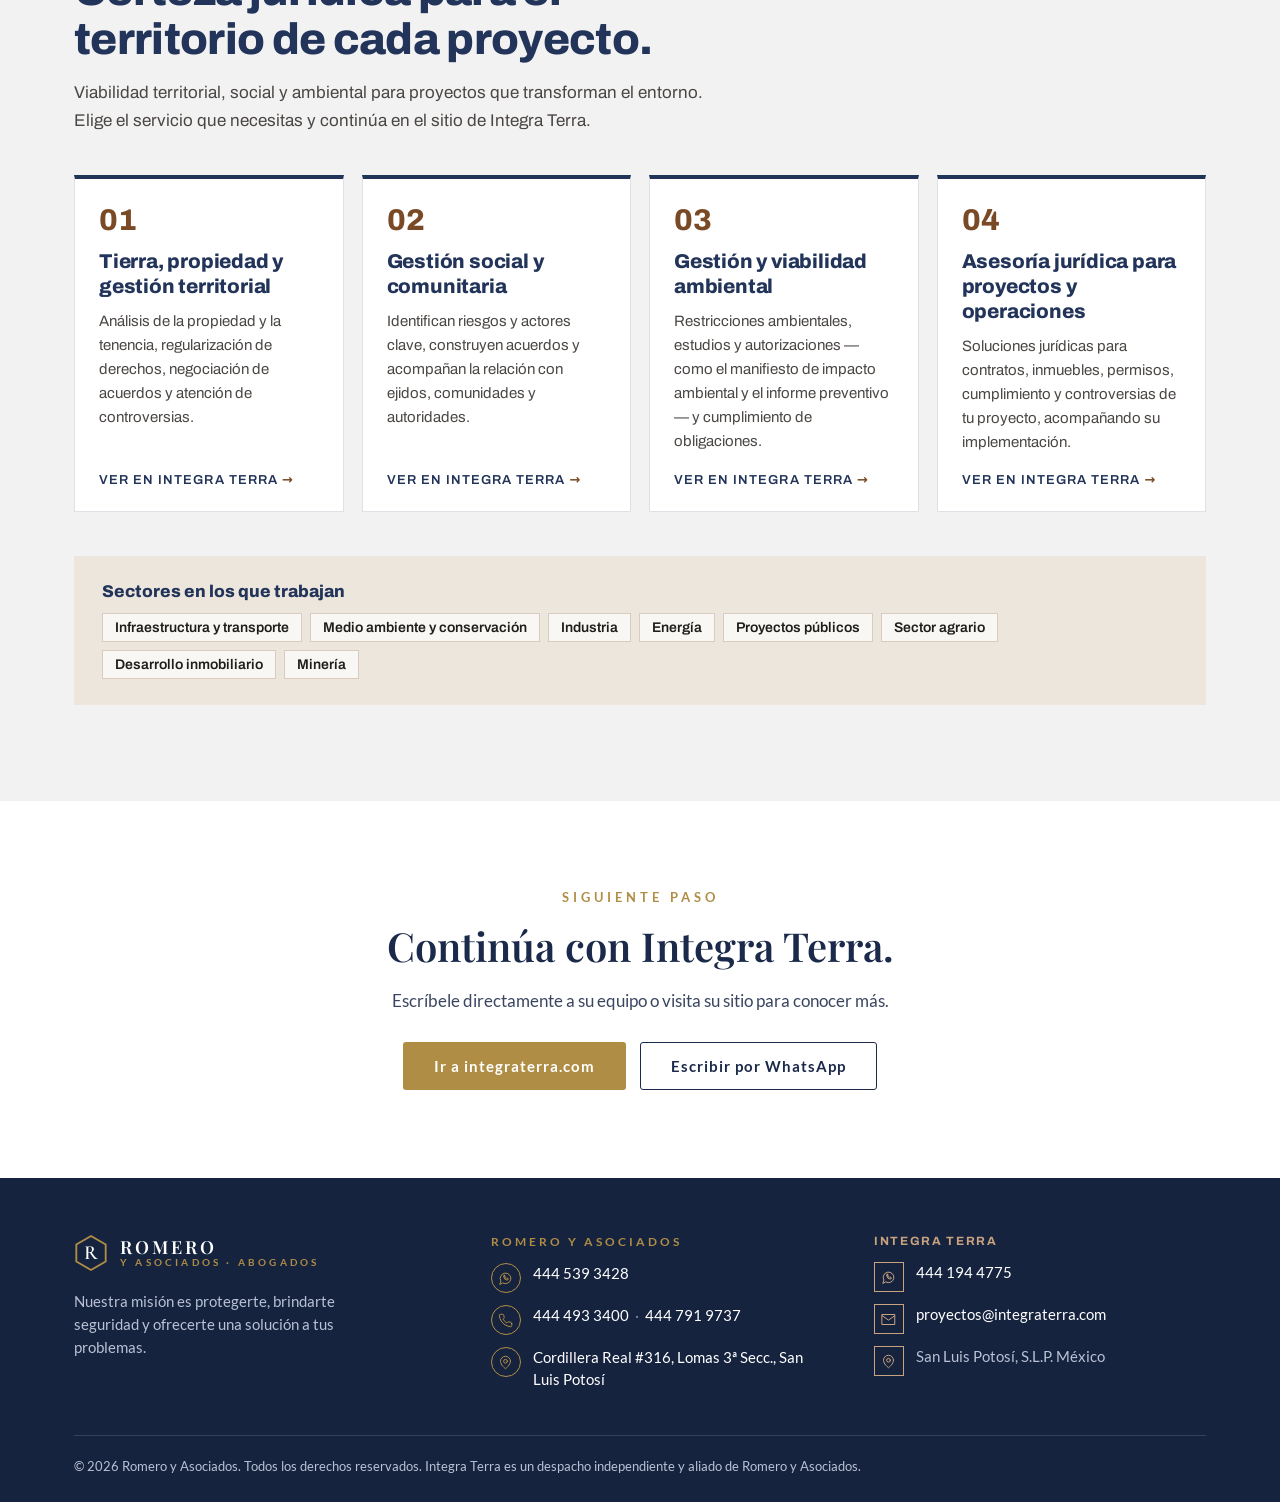
<file: alianza-integraterra.html>
<!doctype html>
<html lang="es">
<head>
<meta charset="utf-8" />
<meta name="viewport" content="width=device-width, initial-scale=1" />
<title>Romero y Asociados × Integra Terra — Alianza</title>
<meta name="description" content="Romero y Asociados Abogados e Integra Terra trabajan en alianza. Te llevamos con nuestro socio, especialista en gestión territorial, social y ambiental en San Luis Potosí.">
<meta name="robots" content="noindex, follow">
<meta name="theme-color" content="#16233F">
<link rel="icon" href="favicon.ico" sizes="any">
<link rel="icon" type="image/png" sizes="192x192" href="icon-192.png">
<link rel="apple-touch-icon" href="apple-touch-icon.png">
<meta property="og:type" content="website">
<meta property="og:site_name" content="Romero y Asociados · Abogados">
<meta property="og:locale" content="es_MX">
<meta property="og:title" content="Romero y Asociados × Integra Terra">
<meta property="og:description" content="Nuestro socio para la gestión territorial, social y ambiental de tu proyecto en San Luis Potosí.">
<meta property="og:image" content="https://romeroabogados.com.mx/og-logo.png">
<link rel="stylesheet" href="fonts/fonts.css" />
<style>
/* ————— Alianza Romero y Asociados → Integra Terra —————
   Base: estilos de romeroabogados.com.mx (Lato, Playfair Display, azul #16233F / #1B2A4A, dorado #B08D45).
   Los bloques de Integra Terra usan su identidad: Archivo 800, azul #23345a, café #7a4a26,
   beige #ECE6DC y esquinas rectas. */
:root {
  --ra-navy: #16233F; --ra-navy-2: #1B2A4A; --ra-text: #3A4560; --ra-muted: #55607A;
  --ra-gold: #B08D45; --ra-gold-soft: #D6B26E; --ra-gold-hover: #C69E52; --ra-gray: #EEF0F3;
  --it-navy: #23345a; --it-brown: #7a4a26; --it-beige: #ECE6DC; --it-bg: #f3f2f2; --it-ink: #201e1d;
}
* { box-sizing: border-box; }
[hidden] { display: none !important; }
html { scroll-behavior: smooth; scroll-padding-top: 84px; }
body { margin: 0; font-family: 'Lato', sans-serif; color: var(--ra-navy-2); background: #FFFFFF; -webkit-font-smoothing: antialiased; }
a { color: var(--ra-gold); text-decoration: none; }
img, svg { max-width: 100%; }
.wrap { max-width: 1180px; margin: 0 auto; padding: 0 24px; }
.kicker { display: inline-block; font-size: 13px; letter-spacing: 4px; color: var(--ra-gold); font-weight: 700; text-transform: uppercase; }
.btn { display: inline-flex; align-items: center; justify-content: center; min-height: 48px; padding: 14px 30px;
  border: 1px solid transparent; border-radius: 3px; font: 700 15px/1.2 'Lato', sans-serif; letter-spacing: 1px;
  cursor: pointer; text-align: center; transition: background-color .2s, color .2s, border-color .2s; }
.btn-gold { background: var(--ra-gold); color: #fff; }
.btn-gold:hover { background: var(--ra-gold-hover); color: #fff; }
.btn-ghost { background: transparent; color: #fff; border-color: rgba(255,255,255,.7); }
.btn-ghost:hover { background: rgba(255,255,255,.08); color: #fff; }
.btn-line { background: transparent; color: var(--ra-navy-2); border-color: var(--ra-navy-2); }
.btn-line:hover { background: var(--ra-navy-2); color: #fff; }

/* header: el mismo de romeroabogados.com.mx */
.nav { position: fixed; top: 0; left: 0; right: 0; z-index: 100; background: rgba(255,255,255,0.97);
  border-bottom: 1px solid rgba(27,42,74,0.08); box-shadow: 0 1px 12px rgba(27,42,74,0.06); }
.nav .wrap { padding: 12px 20px; display: flex; align-items: center; justify-content: space-between; gap: 16px; }
.ra-brand { display: flex; align-items: center; gap: 12px; color: var(--ra-navy-2); }
.ra-brand svg { flex: 0 0 auto; }
.ra-brand span { display: flex; flex-direction: column; line-height: 1.1; }
.ra-brand .w1 { font-family: 'Playfair Display', serif; font-weight: 600; font-size: 20px; letter-spacing: 3px; }
.ra-brand .w2 { font-size: 9.5px; letter-spacing: 3.2px; color: var(--ra-gold); font-weight: 700; }
.nav-back { font-size: 14px; letter-spacing: .6px; color: var(--ra-navy-2); }
.nav-back:hover { color: var(--ra-gold); }
.nav .btn { min-height: 44px; padding: 12px 22px; font-size: 14px; letter-spacing: .8px; white-space: nowrap; }

/* hero: el fondo de ciudad nocturna del sitio de Romero */
.al-hero { position: relative; overflow: hidden; background: var(--ra-navy) url(img/hero-fondo.jpg) center/cover no-repeat;
  color: #fff; padding: 150px 0 96px; }
.al-hero::before { content: ""; position: absolute; inset: 0; pointer-events: none;
  background: linear-gradient(180deg, rgba(22,35,63,0.62) 0%, rgba(27,42,74,0.45) 55%, rgba(22,35,63,0.82) 100%); }
.al-hero .hex-bg { position: absolute; right: -140px; top: 40px; width: 560px; height: 620px; opacity: .07; pointer-events: none; }
.al-hero .wrap { position: relative; }
.al-hero .kicker { color: var(--ra-gold-soft); }

.al-lockup { display: flex; align-items: center; flex-wrap: wrap; gap: clamp(18px, 3vw, 40px); margin-top: 30px; }
.ra-lock { display: flex; align-items: center; gap: 14px; }
.ra-lock svg { width: clamp(46px, 4.6vw, 60px); height: auto; flex: 0 0 auto; }
.ra-lock span { display: flex; flex-direction: column; line-height: 1.1; }
.ra-lock .w1 { font-family: 'Playfair Display', serif; font-weight: 600; font-size: clamp(24px, 2.6vw, 32px); letter-spacing: 4px; color: #fff; }
.ra-lock .w2 { font-size: clamp(10px, .95vw, 12px); letter-spacing: 3.4px; color: var(--ra-gold); font-weight: 700; margin-top: 3px; }
.al-x { font-family: 'Cormorant Garamond', serif; font-size: clamp(28px, 2.8vw, 38px); color: rgba(255,255,255,.55); line-height: 1; }
.it-logo { display: block; width: clamp(170px, 18vw, 230px); height: auto; }

.al-title { font-family: 'Playfair Display', serif; font-weight: 700; color: #fff;
  font-size: clamp(32px, 4.4vw, 54px); line-height: 1.12; margin: 34px 0 0; max-width: 21ch; text-wrap: balance; }
.al-title em { font-style: normal; color: var(--ra-gold-soft); }
.al-rule { width: 160px; max-width: 50%; height: 2px; background: var(--ra-gold); margin: 26px 0 0; }
.al-lead { margin: 24px 0 0; max-width: 62ch; font-size: clamp(16px, 1.5vw, 19px); line-height: 1.7; color: #E8EAF0; text-wrap: pretty; }
.al-lead strong { color: #fff; }

/* aviso de redirección */
.al-redirect { margin-top: 34px; max-width: 640px; border: 1px solid rgba(176,141,69,.45); border-radius: 4px;
  background: rgba(22,35,63,.55); padding: 22px 24px 24px; }
.al-redirect p { margin: 0; font-size: 15.5px; line-height: 1.55; color: rgba(255,255,255,.92); }
.al-redirect .count { font-weight: 700; font-feature-settings: "tnum" 1; color: #fff; }
.al-redirect .dest { color: var(--ra-gold-soft); font-weight: 700; }
.al-bar { height: 3px; background: rgba(255,255,255,.14); margin: 16px 0 18px; overflow: hidden; }
.al-bar i { display: block; height: 100%; width: 100%; background: var(--ra-gold); transform-origin: left; }
.al-redirect .row { display: flex; flex-wrap: wrap; gap: 12px; }
.al-redirect.paused .al-bar i { background: rgba(255,255,255,.4); }

/* por qué */
.al-about { background: var(--ra-gray); padding: 88px 0; position: relative; overflow: hidden; }
.al-about::before { content: ""; position: absolute; inset: 0; pointer-events: none;
  background: radial-gradient(circle at 88% 12%, rgba(176,141,69,0.22) 0%, rgba(176,141,69,0) 42%), radial-gradient(circle at 5% 90%, rgba(27,42,74,0.14) 0%, rgba(27,42,74,0) 38%); }
.al-about .wrap { position: relative; }
.al-about-grid { display: grid; grid-template-columns: minmax(0, 1fr) minmax(0, 1.15fr); gap: clamp(28px, 6vw, 88px); margin-top: 22px; align-items: start; }
.al-h2 { font-family: 'Playfair Display', serif; font-weight: 600; font-size: clamp(28px, 4vw, 40px); line-height: 1.15; margin: 0; color: var(--ra-navy-2); }
.al-about p { margin: 0 0 18px; font-size: 17px; line-height: 1.75; color: var(--ra-text); text-wrap: pretty; }
.al-why { list-style: none; margin: 6px 0 0; padding: 0; display: grid; gap: 12px; }
.al-why li { background: #fff; border: 1px solid rgba(176,141,69,0.35); border-radius: 4px; padding: 14px 18px 14px 46px; position: relative;
  font-size: 15.5px; line-height: 1.5; color: var(--ra-navy-2); font-weight: 700; }
.al-why li::before { content: ""; position: absolute; left: 18px; top: 50%; width: 14px; height: 15px; transform: translateY(-50%);
  background: var(--ra-gold); clip-path: polygon(50% 0, 100% 25%, 100% 75%, 50% 100%, 0 75%, 0 25%); }

/* servicios de Integra Terra: bloque con su identidad */
.al-it { background: var(--it-bg); color: var(--it-ink); padding: 88px 0 96px; border-top: 4px solid var(--it-navy); }
.al-it .kicker { font-family: 'Archivo', system-ui, sans-serif; color: var(--it-brown); letter-spacing: .14em; font-weight: 600; }
.it-h2 { font-family: 'Archivo', system-ui, sans-serif; font-weight: 800; font-size: clamp(28px, 3.6vw, 44px);
  line-height: 1.1; letter-spacing: -0.015em; margin: 16px 0 0; color: var(--it-navy); max-width: 24ch; }
.it-lead { margin: 16px 0 0; max-width: 64ch; font-family: 'Archivo', system-ui, sans-serif; font-size: 17px; line-height: 1.65; color: #4a4643; }
.it-grid { display: grid; grid-template-columns: repeat(auto-fill, minmax(min(100%, 260px), 1fr)); gap: 18px; margin-top: 40px; }
.it-card { display: flex; flex-direction: column; background: #fff; border: 1px solid rgba(35,52,90,.14); border-top: 4px solid var(--it-navy);
  padding: 26px 24px 24px; color: inherit; font-family: 'Archivo', system-ui, sans-serif;
  transition: border-color .2s, box-shadow .2s, transform .2s; }
.it-card:hover, .it-card:focus-visible { border-top-color: var(--it-brown); box-shadow: 0 14px 34px rgba(35,52,90,.14); transform: translateY(-2px); color: inherit; }
.it-card .num { font-weight: 800; font-size: 30px; line-height: 1; color: var(--it-brown); }
.it-card h3 { font-weight: 800; font-size: 20px; line-height: 1.25; color: var(--it-navy); margin: 14px 0 10px; letter-spacing: -0.01em; }
.it-card p { margin: 0; font-size: 15px; line-height: 1.6; color: #4a4643; flex: 1 1 auto; }
.it-card .go { margin-top: 18px; font-size: 13px; font-weight: 600; letter-spacing: .08em; text-transform: uppercase; color: var(--it-navy); }
.it-card .go::after { content: " →"; color: var(--it-brown); }
.it-card.is-match { border-color: var(--it-brown); border-top-color: var(--it-brown); box-shadow: 0 0 0 3px rgba(122,74,38,.25); }
.match-tag { display: none; align-self: flex-start; margin-top: 12px; font-size: 11px; font-weight: 600; letter-spacing: .1em; text-transform: uppercase;
  background: var(--it-brown); color: #fff; padding: 3px 8px; }
.it-card.is-match .match-tag { display: inline-block; }
.it-sectors { margin-top: 44px; background: var(--it-beige); padding: 26px 28px; }
.it-sectors h3 { margin: 0 0 12px; font-family: 'Archivo', system-ui, sans-serif; font-weight: 800; font-size: 17px; color: var(--it-navy); }
.it-sectors ul { list-style: none; margin: 0; padding: 0; display: flex; flex-wrap: wrap; gap: 8px; }
.it-sectors li { font-family: 'Archivo', system-ui, sans-serif; font-size: 14px; font-weight: 600; color: var(--it-ink);
  background: rgba(255,255,255,.7); border: 1px solid rgba(122,74,38,.25); padding: 6px 12px; }

/* cierre */
.al-close { background: #fff; padding: 88px 0; text-align: center; }
.al-close .wrap { max-width: 760px; display: flex; flex-direction: column; align-items: center; gap: 18px; }
.al-close p { margin: 0; font-size: 17px; line-height: 1.7; color: var(--ra-text); }
.al-close .row { display: flex; flex-wrap: wrap; gap: 14px; justify-content: center; margin-top: 8px; }

/* footer con dos columnas de contacto */
.al-footer { background: var(--ra-navy); color: #B9C1D4; padding: 56px 0 0; }
.al-cols { display: grid; grid-template-columns: minmax(0, 1.1fr) minmax(0, 1fr) minmax(0, 1fr); gap: clamp(28px, 4vw, 64px); }
.al-footer .ra-brand { color: #fff; }
.al-footer .ra-brand .w1 { font-size: 18px; color: #fff; }
.al-footer .claim { margin: 18px 0 0; font-size: 14.5px; line-height: 1.6; max-width: 34ch; }
.f-kicker { margin: 0 0 14px; font-size: 12px; letter-spacing: 3px; font-weight: 700; color: var(--ra-gold); text-transform: uppercase; }
.f-col.it .f-kicker { font-family: 'Archivo', system-ui, sans-serif; letter-spacing: .14em; color: #c9a27e; }
.f-col ul { list-style: none; margin: 0; padding: 0; display: grid; gap: 12px; }
.f-col li { display: flex; gap: 12px; align-items: flex-start; font-size: 15px; line-height: 1.45; }
.f-col .ic { flex: 0 0 auto; width: 30px; height: 30px; display: inline-flex; align-items: center; justify-content: center;
  border: 1px solid var(--ra-gold); border-radius: 50%; color: var(--ra-gold); }
.f-col.it .ic { border-radius: 0; border-color: #c9a27e; color: #c9a27e; }
.f-col .ic svg { width: 15px; height: 15px; }
.f-col a { color: #fff; }
.f-col a:hover { color: var(--ra-gold-soft); }
.f-col .sep { margin: 0 6px; color: #7f89a3; }
.f-bar { margin-top: 44px; border-top: 1px solid rgba(185,193,212,.18); padding: 20px 0 26px; font-size: 13px; line-height: 1.6; }
.f-bar p { margin: 0; }

@media (max-width: 1000px) {
  .al-cols { grid-template-columns: minmax(0, 1fr) minmax(0, 1fr); }
  .al-cols .f-brand { grid-column: 1 / -1; }
}
@media (max-width: 860px) {
  .nav-back { display: none; }
  .al-about-grid { grid-template-columns: 1fr; }
}
@media (max-width: 640px) {
  .al-hero { padding: 128px 0 72px; }
  .al-redirect { padding: 18px; }
  .al-redirect .row .btn, .al-close .row .btn { width: 100%; }
  .al-lockup { flex-direction: column; align-items: flex-start; gap: 12px; }
  .al-cols { grid-template-columns: 1fr; }
  .it-sectors { padding: 22px 20px; }
}
@media (max-width: 420px) {
  .nav .ra-brand { gap: 9px; }
  .nav .ra-brand svg { width: 38px; height: 42px; }
  .nav .ra-brand .w1 { font-size: 18px; letter-spacing: 2.4px; }
  .nav .ra-brand .w2 { font-size: 8.5px; letter-spacing: 1.6px; white-space: nowrap; }
  .nav .btn { padding: 10px 14px; font-size: 13px; letter-spacing: .4px; }
}
@media (max-width: 360px) { .nav .go-pre { display: none; } }
@media (max-width: 340px) { .nav .wrap { padding: 12px 14px; } .nav .ra-brand .w2 { display: none; } }
@media (prefers-reduced-motion: reduce) { html { scroll-behavior: auto; } .it-card { transition: none; } .it-card:hover { transform: none; } }
</style>
</head>
<body>
<nav class="nav">
  <div class="wrap">
    <a class="ra-brand" href="index.html" aria-label="Romero y Asociados Abogados, volver al inicio">
      <svg width="44" height="48" viewBox="0 0 44 48" aria-hidden="true"><polygon points="22,2 41,13 41,35 22,46 3,35 3,13" fill="none" stroke="#B08D45" stroke-width="2.4"/><text x="22" y="32" text-anchor="middle" font-family="Cormorant Garamond, serif" font-weight="600" font-size="26" fill="#1B2A4A">R</text></svg>
      <span><span class="w1">ROMERO</span><span class="w2">Y ASOCIADOS · ABOGADOS</span></span>
    </a>
    <a class="nav-back" href="index.html">← Volver a Romero y Asociados</a>
    <a class="btn btn-gold js-go" href="https://integraterra.com/?utm_source=romeroabogados&amp;utm_medium=referral&amp;utm_campaign=alianza"><span class="go-pre">Ir a&nbsp;</span>Integra Terra</a>
  </div>
</nav>

<main>
<section class="al-hero" aria-labelledby="al-title">
  <svg class="hex-bg" viewBox="0 0 44 48" aria-hidden="true"><polygon points="22,2 41,13 41,35 22,46 3,35 3,13" fill="none" stroke="#B08D45" stroke-width="0.6"/></svg>
  <div class="wrap">
    <span class="kicker">Alianza estratégica</span>
    <div class="al-lockup">
      <span class="ra-lock" role="img" aria-label="Romero y Asociados Abogados">
        <svg viewBox="0 0 44 48" aria-hidden="true"><polygon points="22,2 41,13 41,35 22,46 3,35 3,13" fill="none" stroke="#B08D45" stroke-width="2.4"/><text x="22" y="32" text-anchor="middle" font-family="Cormorant Garamond, serif" font-weight="600" font-size="26" fill="#FFFFFF">R</text></svg>
        <span aria-hidden="true"><span class="w1">ROMERO</span><span class="w2">Y ASOCIADOS · ABOGADOS</span></span>
      </span>
      <span class="al-x" aria-hidden="true">×</span>
      <img class="it-logo" src="img/integraterra-logo-blanco.svg" alt="Integra Terra" width="1650" height="570" />
    </div>
    <h1 class="al-title" id="al-title">Romero y Asociados e <em>Integra Terra</em> son socios.</h1>
    <div class="al-rule" aria-hidden="true"></div>
    <p class="al-lead">Para la gestión territorial, social y ambiental de tu proyecto te acompaña nuestro aliado: <strong>Integra Terra</strong>, un despacho en San Luis Potosí que da certeza jurídica sobre el territorio, la tenencia de la tierra y los permisos que tu proyecto necesita.</p>

    <div class="al-redirect" id="al-redirect" role="status" aria-live="polite">
      <p id="al-msg">Te estamos redirigiendo al sitio de nuestro socio, <span class="dest">integraterra.com</span>, en <span class="count" id="al-count">12</span>&nbsp;segundos.</p>
      <div class="al-bar" aria-hidden="true"><i id="al-bar"></i></div>
      <div class="row">
        <a class="btn btn-gold js-go" href="https://integraterra.com/?utm_source=romeroabogados&amp;utm_medium=referral&amp;utm_campaign=alianza">Ir ahora</a>
        <button class="btn btn-ghost" type="button" id="al-stay">Quedarme a leer</button>
      </div>
      <noscript><p style="margin-top:14px">Continúa a <a class="dest" href="https://integraterra.com/?utm_source=romeroabogados&amp;utm_medium=referral&amp;utm_campaign=alianza">integraterra.com</a>.</p></noscript>
    </div>
  </div>
</section>

<section class="al-about" aria-labelledby="al-about-title">
  <div class="wrap">
    <span class="kicker">Por qué te dirigimos con ellos</span>
    <div class="al-about-grid">
      <div>
        <h2 class="al-h2" id="al-about-title">Dos despachos, un mismo acompañamiento.</h2>
      </div>
      <div>
        <p>En Romero y Asociados te representamos en tus asuntos legales. Cuando lo que necesitas es dar viabilidad a un proyecto sobre el territorio —la tierra, los acuerdos con ejidos y comunidades o los permisos ambientales—, te dirigimos con Integra Terra, nuestro socio en San Luis Potosí.</p>
        <ul class="al-why">
          <li>Especialistas en tierra, propiedad y gestión territorial.</li>
          <li>Gestión social con ejidos, comunidades y autoridades.</li>
          <li>Un socio de confianza de Romero y Asociados.</li>
        </ul>
      </div>
    </div>
  </div>
</section>

<section class="al-it" id="servicios" aria-labelledby="al-it-title">
  <div class="wrap">
    <span class="kicker">Servicios · Integra Terra</span>
    <h2 class="it-h2" id="al-it-title">Certeza jurídica para el territorio de cada proyecto.</h2>
    <p class="it-lead">Viabilidad territorial, social y ambiental para proyectos que transforman el entorno. Elige el servicio que necesitas y continúa en el sitio de Integra Terra.</p>
    <div class="it-grid">
      <a class="it-card" data-servicio="tierra" href="https://integraterra.com/?utm_source=romeroabogados&amp;utm_medium=referral&amp;utm_campaign=alianza&amp;utm_content=tierra#servicios">
        <span class="num">01</span><span class="match-tag">Tu consulta</span>
        <h3>Tierra, propiedad y gestión territorial</h3>
        <p>Análisis de la propiedad y la tenencia, regularización de derechos, negociación de acuerdos y atención de controversias.</p>
        <span class="go">Ver en Integra Terra</span>
      </a>
      <a class="it-card" data-servicio="social" href="https://integraterra.com/?utm_source=romeroabogados&amp;utm_medium=referral&amp;utm_campaign=alianza&amp;utm_content=social#servicios">
        <span class="num">02</span><span class="match-tag">Tu consulta</span>
        <h3>Gestión social y comunitaria</h3>
        <p>Identifican riesgos y actores clave, construyen acuerdos y acompañan la relación con ejidos, comunidades y autoridades.</p>
        <span class="go">Ver en Integra Terra</span>
      </a>
      <a class="it-card" data-servicio="ambiental" href="https://integraterra.com/?utm_source=romeroabogados&amp;utm_medium=referral&amp;utm_campaign=alianza&amp;utm_content=ambiental#servicios">
        <span class="num">03</span><span class="match-tag">Tu consulta</span>
        <h3>Gestión y viabilidad ambiental</h3>
        <p>Restricciones ambientales, estudios y autorizaciones —como el manifiesto de impacto ambiental y el informe preventivo— y cumplimiento de obligaciones.</p>
        <span class="go">Ver en Integra Terra</span>
      </a>
      <a class="it-card" data-servicio="proyectos" href="https://integraterra.com/?utm_source=romeroabogados&amp;utm_medium=referral&amp;utm_campaign=alianza&amp;utm_content=proyectos#servicios">
        <span class="num">04</span><span class="match-tag">Tu consulta</span>
        <h3>Asesoría jurídica para proyectos y operaciones</h3>
        <p>Soluciones jurídicas para contratos, inmuebles, permisos, cumplimiento y controversias de tu proyecto, acompañando su implementación.</p>
        <span class="go">Ver en Integra Terra</span>
      </a>
    </div>
    <div class="it-sectors">
      <h3>Sectores en los que trabajan</h3>
      <ul>
        <li>Infraestructura y transporte</li><li>Medio ambiente y conservación</li><li>Industria</li><li>Energía</li>
        <li>Proyectos públicos</li><li>Sector agrario</li><li>Desarrollo inmobiliario</li><li>Minería</li>
      </ul>
    </div>
  </div>
</section>

<section class="al-close" aria-labelledby="al-close-title">
  <div class="wrap">
    <span class="kicker">Siguiente paso</span>
    <h2 class="al-h2" id="al-close-title">Continúa con Integra Terra.</h2>
    <p>Escríbele directamente a su equipo o visita su sitio para conocer más.</p>
    <div class="row">
      <a class="btn btn-gold js-go" href="https://integraterra.com/?utm_source=romeroabogados&amp;utm_medium=referral&amp;utm_campaign=alianza">Ir a integraterra.com</a>
      <a class="btn btn-line" href="https://wa.me/524441944775?text=Hola%2C%20vengo%20de%20Romero%20y%20Asociados%20y%20me%20gustar%C3%ADa%20conocer%20sus%20servicios." target="_blank" rel="noopener">Escribir por WhatsApp</a>
    </div>
  </div>
</section>
</main>

<footer class="al-footer" id="contacto">
  <div class="wrap">
    <div class="al-cols">
      <div class="f-brand">
        <a class="ra-brand" href="index.html" aria-label="Romero y Asociados Abogados">
          <svg width="34" height="38" viewBox="0 0 44 48" aria-hidden="true"><polygon points="22,2 41,13 41,35 22,46 3,35 3,13" fill="none" stroke="#B08D45" stroke-width="2.4"/><text x="22" y="32" text-anchor="middle" font-family="Cormorant Garamond, serif" font-weight="600" font-size="26" fill="#FFFFFF">R</text></svg>
          <span><span class="w1">ROMERO</span><span class="w2">Y ASOCIADOS · ABOGADOS</span></span>
        </a>
        <p class="claim">Nuestra misión es protegerte, brindarte seguridad y ofrecerte una solución a tus problemas.</p>
      </div>
      <div class="f-col">
        <p class="f-kicker">Romero y Asociados</p>
        <ul>
          <li>
            <span class="ic" aria-hidden="true"><svg viewBox="0 0 24 24" fill="none" stroke="currentColor" stroke-width="1.6" stroke-linecap="round" stroke-linejoin="round"><path d="M3 21l1.65-4.95A8.5 8.5 0 1 1 8 19.35z"/><path d="M9.5 8.5c0 4 2 6 6 6l1-2-2.5-1.5-1 1c-1.2-.6-2-1.4-2.5-2.5l1-1L10 6l-.5 2.5z"/></svg></span>
            <a href="https://wa.me/524445393428?text=Hola%2C%20me%20gustar%C3%ADa%20agendar%20una%20cita." target="_blank" rel="noopener">444 539 3428</a>
          </li>
          <li>
            <span class="ic" aria-hidden="true"><svg viewBox="0 0 24 24" fill="none" stroke="currentColor" stroke-width="1.6" stroke-linecap="round" stroke-linejoin="round"><path d="M22 16.92v3a2 2 0 0 1-2.18 2 19.79 19.79 0 0 1-8.63-3.07 19.5 19.5 0 0 1-6-6A19.79 19.79 0 0 1 2.12 4.18 2 2 0 0 1 4.11 2h3a2 2 0 0 1 2 1.72c.13.96.36 1.9.7 2.81a2 2 0 0 1-.45 2.11L8.09 9.91a16 16 0 0 0 6 6l1.27-1.27a2 2 0 0 1 2.11-.45c.91.34 1.85.57 2.81.7A2 2 0 0 1 22 16.92z"/></svg></span>
            <span><a href="tel:+524444933400">444 493 3400</a><span class="sep" aria-hidden="true">·</span><a href="tel:+524447919737">444 791 9737</a></span>
          </li>
          <li>
            <span class="ic" aria-hidden="true"><svg viewBox="0 0 24 24" fill="none" stroke="currentColor" stroke-width="1.6" stroke-linecap="round" stroke-linejoin="round"><path d="M20 10c0 6-8 12-8 12s-8-6-8-12a8 8 0 0 1 16 0z"/><circle cx="12" cy="10" r="3"/></svg></span>
            <a href="https://maps.google.com/?q=Cordillera+Real+316,+Lomas+3a+Seccion,+78210+San+Luis+Potosi" target="_blank" rel="noopener">Cordillera Real #316, Lomas 3ª Secc., San Luis Potosí</a>
          </li>
        </ul>
      </div>
      <div class="f-col it">
        <p class="f-kicker">Integra Terra</p>
        <ul>
          <li>
            <span class="ic" aria-hidden="true"><svg viewBox="0 0 24 24" fill="none" stroke="currentColor" stroke-width="1.6" stroke-linecap="round" stroke-linejoin="round"><path d="M3 21l1.65-4.95A8.5 8.5 0 1 1 8 19.35z"/><path d="M9.5 8.5c0 4 2 6 6 6l1-2-2.5-1.5-1 1c-1.2-.6-2-1.4-2.5-2.5l1-1L10 6l-.5 2.5z"/></svg></span>
            <a href="https://wa.me/524441944775?text=Hola%2C%20vengo%20de%20Romero%20y%20Asociados%20y%20me%20gustar%C3%ADa%20conocer%20sus%20servicios." target="_blank" rel="noopener">444 194 4775</a>
          </li>
          <li>
            <span class="ic" aria-hidden="true"><svg viewBox="0 0 24 24" fill="none" stroke="currentColor" stroke-width="1.6" stroke-linecap="round" stroke-linejoin="round"><rect x="2" y="4" width="20" height="16"/><path d="m2 6 10 7L22 6"/></svg></span>
            <a href="mailto:proyectos@integraterra.com">proyectos@integraterra.com</a>
          </li>
          <li>
            <span class="ic" aria-hidden="true"><svg viewBox="0 0 24 24" fill="none" stroke="currentColor" stroke-width="1.6" stroke-linecap="round" stroke-linejoin="round"><path d="M20 10c0 6-8 12-8 12s-8-6-8-12a8 8 0 0 1 16 0z"/><circle cx="12" cy="10" r="3"/></svg></span>
            <span>San Luis Potosí, S.L.P. México</span>
          </li>
        </ul>
      </div>
    </div>
    <div class="f-bar">
      <p>© 2026 Romero y Asociados. Todos los derechos reservados. Integra Terra es un despacho independiente y aliado de Romero y Asociados.</p>
    </div>
  </div>
</footer>

<script>
/* Redirección con cuenta regresiva, cancelable.
   ?servicio=tierra (tierra, social, ambiental, proyectos) resalta el servicio y lleva a la sección
   de servicios de Integra Terra. ?segundos=N cambia la espera (0 = sin redirección automática). */
(() => {
  const params = new URLSearchParams(location.search);
  const SERVICIOS = { 'tierra': 'Tierra, propiedad y gestión territorial', 'social': 'Gestión social y comunitaria',
    'ambiental': 'Gestión y viabilidad ambiental', 'proyectos': 'Asesoría jurídica para proyectos y operaciones' };
  const servicio = params.get('servicio');
  let dest = 'https://integraterra.com/?utm_source=romeroabogados&utm_medium=referral&utm_campaign=alianza';

  if (servicio && SERVICIOS[servicio]) {
    const card = document.querySelector('.it-card[data-servicio="' + servicio + '"]');
    if (card) { card.classList.add('is-match'); dest = card.href; }
    document.querySelectorAll('.js-go').forEach((a) => { a.href = dest; });
    const lead = document.querySelector('.al-lead');
    lead.insertAdjacentHTML('beforeend', ' Para tu consulta de <strong>' + SERVICIOS[servicio] + '</strong> te atenderá su equipo especializado.');
  }

  const box = document.getElementById('al-redirect');
  const countEl = document.getElementById('al-count');
  const bar = document.getElementById('al-bar');
  const stay = document.getElementById('al-stay');
  const msg = document.getElementById('al-msg');
  const s = parseInt(params.get('segundos'), 10);
  const TOTAL = Number.isFinite(s) && s >= 0 ? s : 12;
  if (TOTAL === 0) { stopped(); return; }

  let left = TOTAL, timer = null, paused = false;
  countEl.textContent = left;
  const reduce = matchMedia('(prefers-reduced-motion: reduce)').matches;
  function paint() { bar.style.transform = 'scaleX(' + (left / TOTAL) + ')';
    if (!reduce) bar.style.transition = 'transform 1s linear'; }
  function tick() {
    if (paused || document.hidden) return;
    left -= 1; countEl.textContent = Math.max(left, 0); paint();
    if (left <= 0) { clearInterval(timer); location.href = dest; }
  }
  function stopped() {
    box.classList.add('paused'); bar.style.transform = 'scaleX(0)';
    msg.innerHTML = 'Cuando estés listo, continúa al sitio de nuestro socio, <span class="dest">integraterra.com</span>.';
    stay.hidden = true;
  }
  stay.addEventListener('click', () => { paused = true; clearInterval(timer); stopped(); });
  timer = setInterval(tick, 1000);
})();
</script>
</body>
</html>
</file>
<file: fonts/fonts.css>
/* Fuentes locales (copiadas del bundle de romeroabogados.com.mx y de integraterra.com). Funcionan sin internet. */
@font-face { font-family: 'Lato'; font-style: normal; font-weight: 300; font-display: swap; src: url("lato-300-latin.woff2") format('woff2'); unicode-range: U+0000-00FF, U+0131, U+0152-0153, U+02BB-02BC, U+02C6, U+02DA, U+02DC, U+0304, U+0308, U+0329, U+2000-206F, U+20AC, U+2122, U+2191, U+2193, U+2212, U+2215, U+FEFF, U+FFFD; }
@font-face { font-family: 'Lato'; font-style: normal; font-weight: 300; font-display: swap; src: url("lato-300-latin-ext.woff2") format('woff2'); unicode-range: U+0100-02BA, U+02BD-02C5, U+02C7-02CC, U+02CE-02D7, U+02DD-02FF, U+0304, U+0308, U+0329, U+1D00-1DBF, U+1E00-1E9F, U+1EF2-1EFF, U+2020, U+20A0-20AB, U+20AD-20C4, U+2113, U+2C60-2C7F, U+A720-A7FF; }
@font-face { font-family: 'Lato'; font-style: normal; font-weight: 400; font-display: swap; src: url("lato-400-latin.woff2") format('woff2'); unicode-range: U+0000-00FF, U+0131, U+0152-0153, U+02BB-02BC, U+02C6, U+02DA, U+02DC, U+0304, U+0308, U+0329, U+2000-206F, U+20AC, U+2122, U+2191, U+2193, U+2212, U+2215, U+FEFF, U+FFFD; }
@font-face { font-family: 'Lato'; font-style: normal; font-weight: 400; font-display: swap; src: url("lato-400-latin-ext.woff2") format('woff2'); unicode-range: U+0100-02BA, U+02BD-02C5, U+02C7-02CC, U+02CE-02D7, U+02DD-02FF, U+0304, U+0308, U+0329, U+1D00-1DBF, U+1E00-1E9F, U+1EF2-1EFF, U+2020, U+20A0-20AB, U+20AD-20C4, U+2113, U+2C60-2C7F, U+A720-A7FF; }
@font-face { font-family: 'Lato'; font-style: normal; font-weight: 700; font-display: swap; src: url("lato-700-latin.woff2") format('woff2'); unicode-range: U+0000-00FF, U+0131, U+0152-0153, U+02BB-02BC, U+02C6, U+02DA, U+02DC, U+0304, U+0308, U+0329, U+2000-206F, U+20AC, U+2122, U+2191, U+2193, U+2212, U+2215, U+FEFF, U+FFFD; }
@font-face { font-family: 'Lato'; font-style: normal; font-weight: 700; font-display: swap; src: url("lato-700-latin-ext.woff2") format('woff2'); unicode-range: U+0100-02BA, U+02BD-02C5, U+02C7-02CC, U+02CE-02D7, U+02DD-02FF, U+0304, U+0308, U+0329, U+1D00-1DBF, U+1E00-1E9F, U+1EF2-1EFF, U+2020, U+20A0-20AB, U+20AD-20C4, U+2113, U+2C60-2C7F, U+A720-A7FF; }
@font-face { font-family: 'Playfair Display'; font-style: normal; font-weight: 500 700; font-display: swap; src: url("playfair-display-latin.woff2") format('woff2'); unicode-range: U+0000-00FF, U+0131, U+0152-0153, U+02BB-02BC, U+02C6, U+02DA, U+02DC, U+0304, U+0308, U+0329, U+2000-206F, U+20AC, U+2122, U+2191, U+2193, U+2212, U+2215, U+FEFF, U+FFFD; }
@font-face { font-family: 'Playfair Display'; font-style: normal; font-weight: 500 700; font-display: swap; src: url("playfair-display-latin-ext.woff2") format('woff2'); unicode-range: U+0100-02BA, U+02BD-02C5, U+02C7-02CC, U+02CE-02D7, U+02DD-02FF, U+0304, U+0308, U+0329, U+1D00-1DBF, U+1E00-1E9F, U+1EF2-1EFF, U+2020, U+20A0-20AB, U+20AD-20C4, U+2113, U+2C60-2C7F, U+A720-A7FF; }
@font-face { font-family: 'Cormorant Garamond'; font-style: normal; font-weight: 400 700; font-display: swap; src: url("cormorant-garamond-latin.woff2") format('woff2'); unicode-range: U+0000-00FF, U+0131, U+0152-0153, U+02BB-02BC, U+02C6, U+02DA, U+02DC, U+0304, U+0308, U+0329, U+2000-206F, U+20AC, U+2122, U+2191, U+2193, U+2212, U+2215, U+FEFF, U+FFFD; }
@font-face { font-family: 'Cormorant Garamond'; font-style: normal; font-weight: 400 700; font-display: swap; src: url("cormorant-garamond-latin-ext.woff2") format('woff2'); unicode-range: U+0100-02BA, U+02BD-02C5, U+02C7-02CC, U+02CE-02D7, U+02DD-02FF, U+0304, U+0308, U+0329, U+1D00-1DBF, U+1E00-1E9F, U+1EF2-1EFF, U+2020, U+20A0-20AB, U+20AD-20C4, U+2113, U+2C60-2C7F, U+A720-A7FF; }
@font-face { font-family: 'Archivo'; font-style: normal; font-weight: 400 800; font-display: swap; src: url("archivo-latin.woff2") format('woff2'); unicode-range: U+0000-00FF, U+0131, U+0152-0153, U+02BB-02BC, U+02C6, U+02DA, U+02DC, U+0304, U+0308, U+0329, U+2000-206F, U+20AC, U+2122, U+2191, U+2193, U+2212, U+2215, U+FEFF, U+FFFD; }
@font-face { font-family: 'Archivo'; font-style: normal; font-weight: 400 800; font-display: swap; src: url("archivo-latin-ext.woff2") format('woff2'); unicode-range: U+0100-02BA, U+02BD-02C5, U+02C7-02CC, U+02CE-02D7, U+02DD-02FF, U+0304, U+0308, U+0329, U+1D00-1DBF, U+1E00-1E9F, U+1EF2-1EFF, U+2020, U+20A0-20AB, U+20AD-20C4, U+2113, U+2C60-2C7F, U+A720-A7FF; }
</file>
